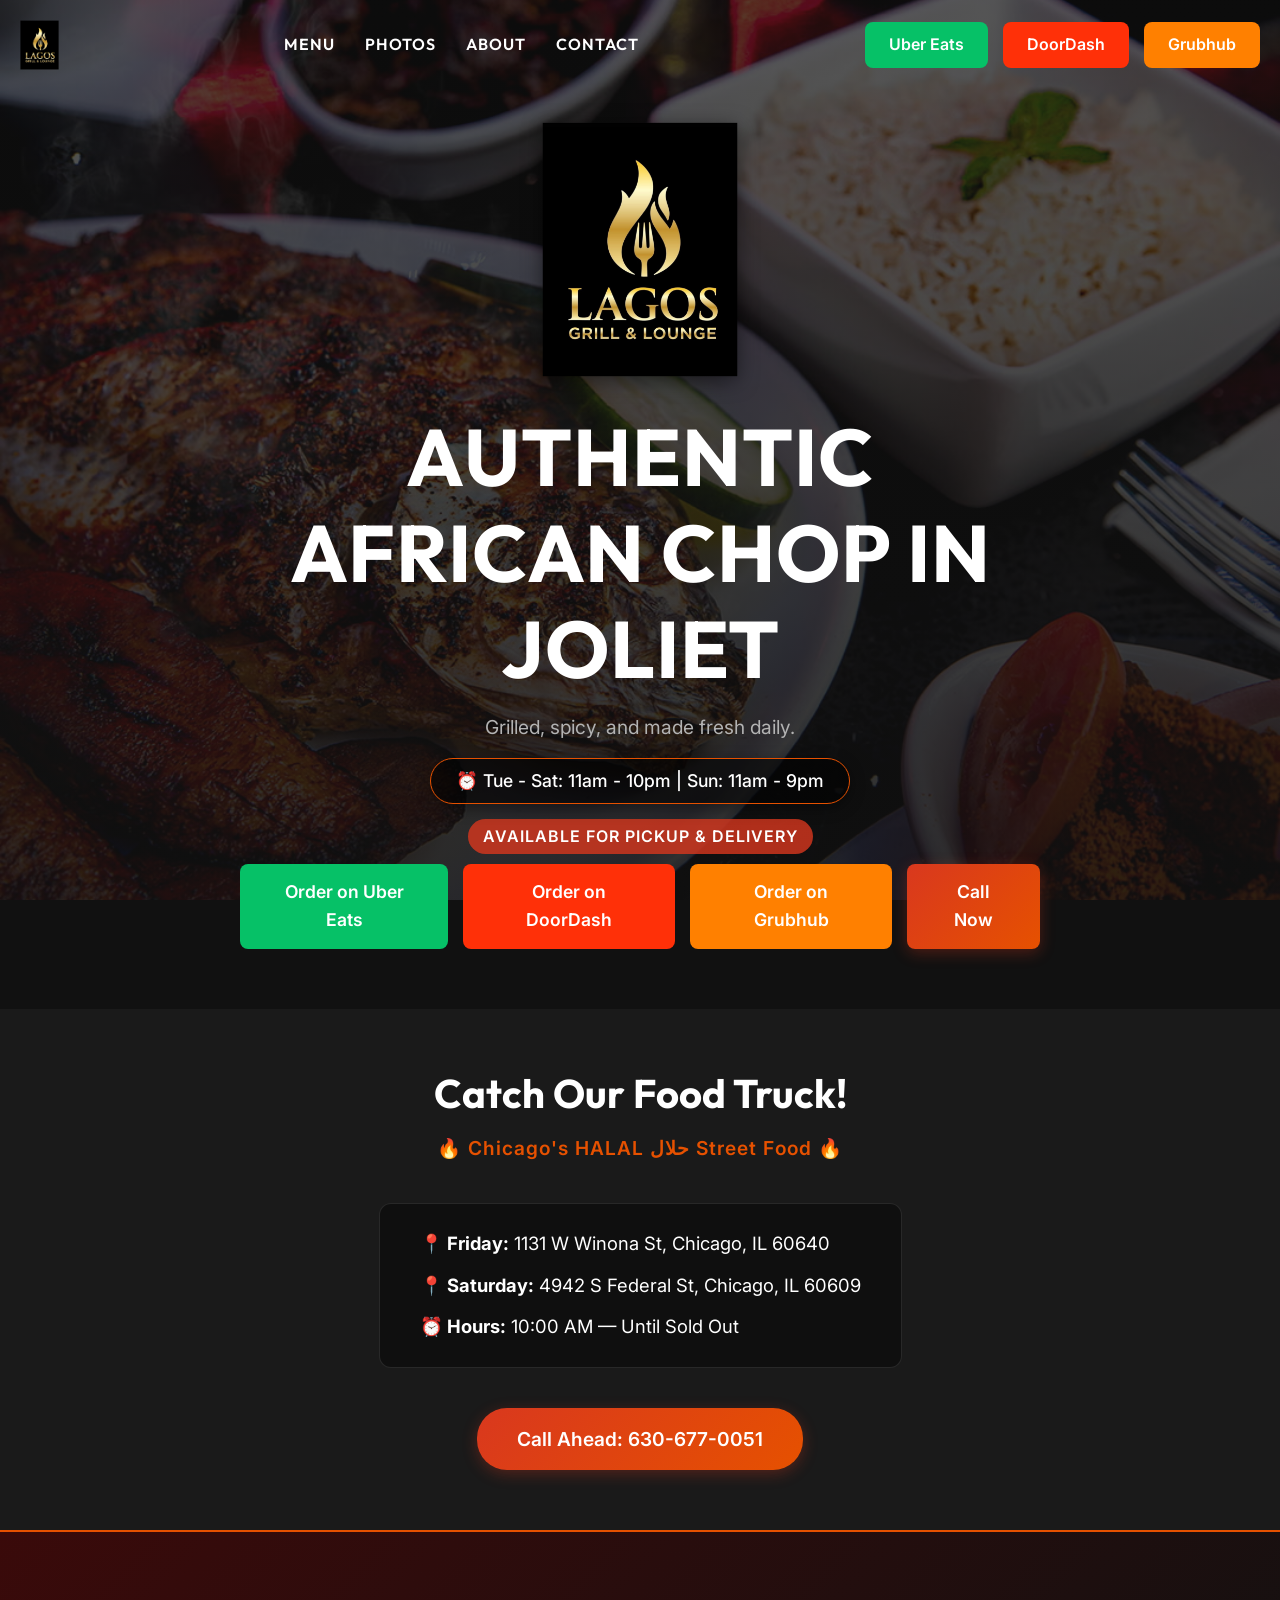
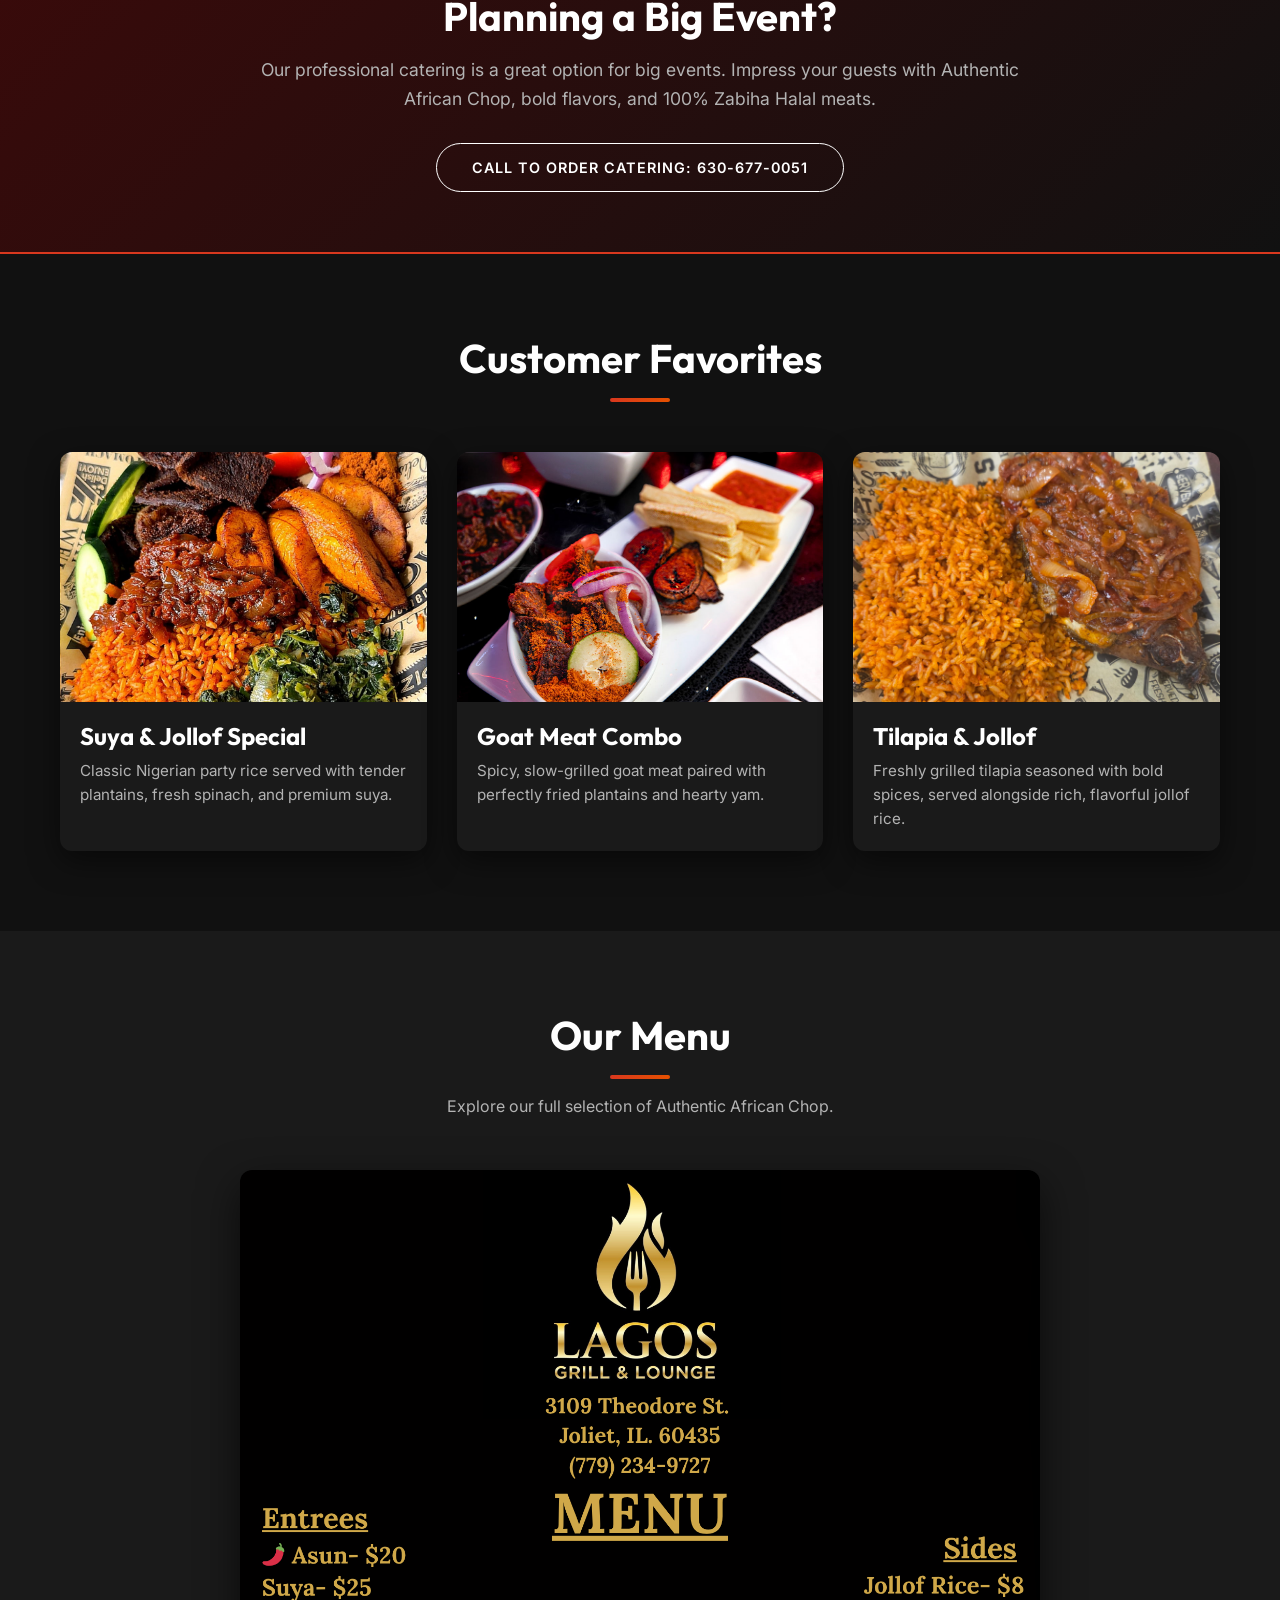
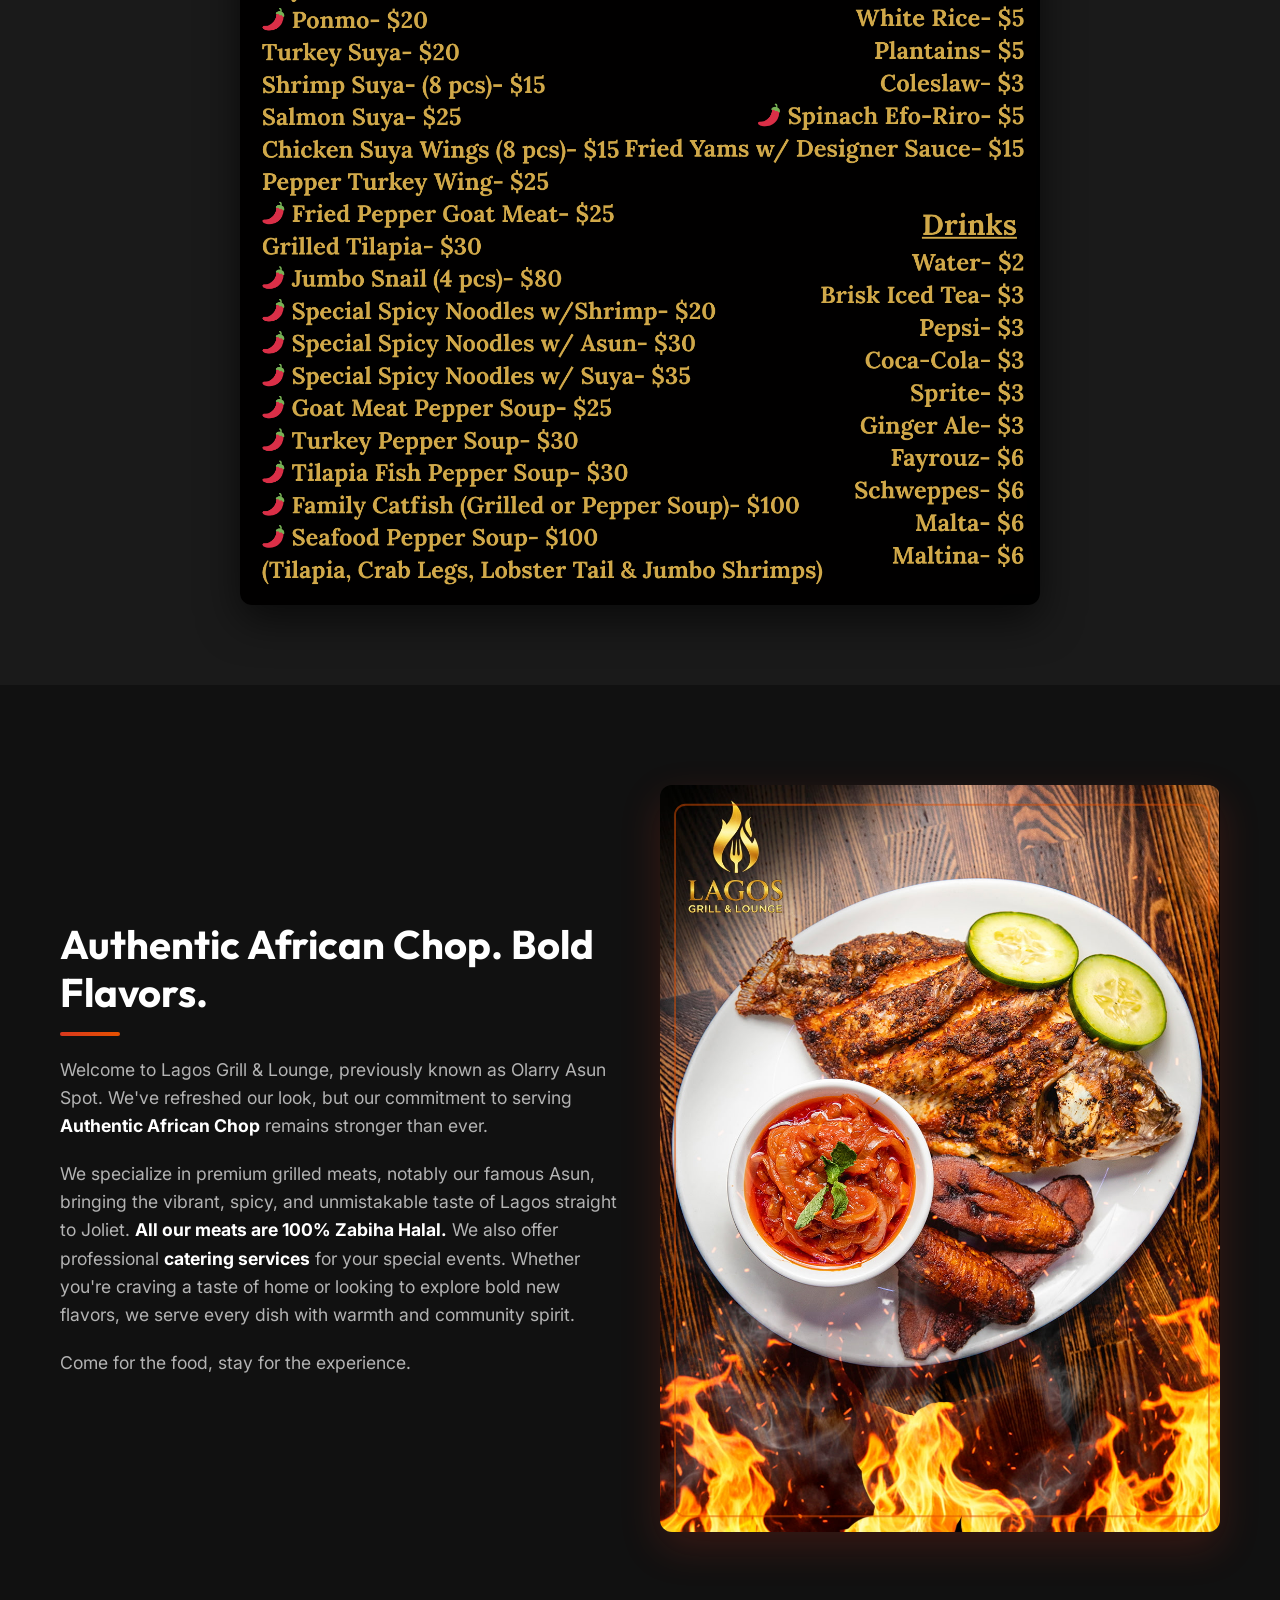
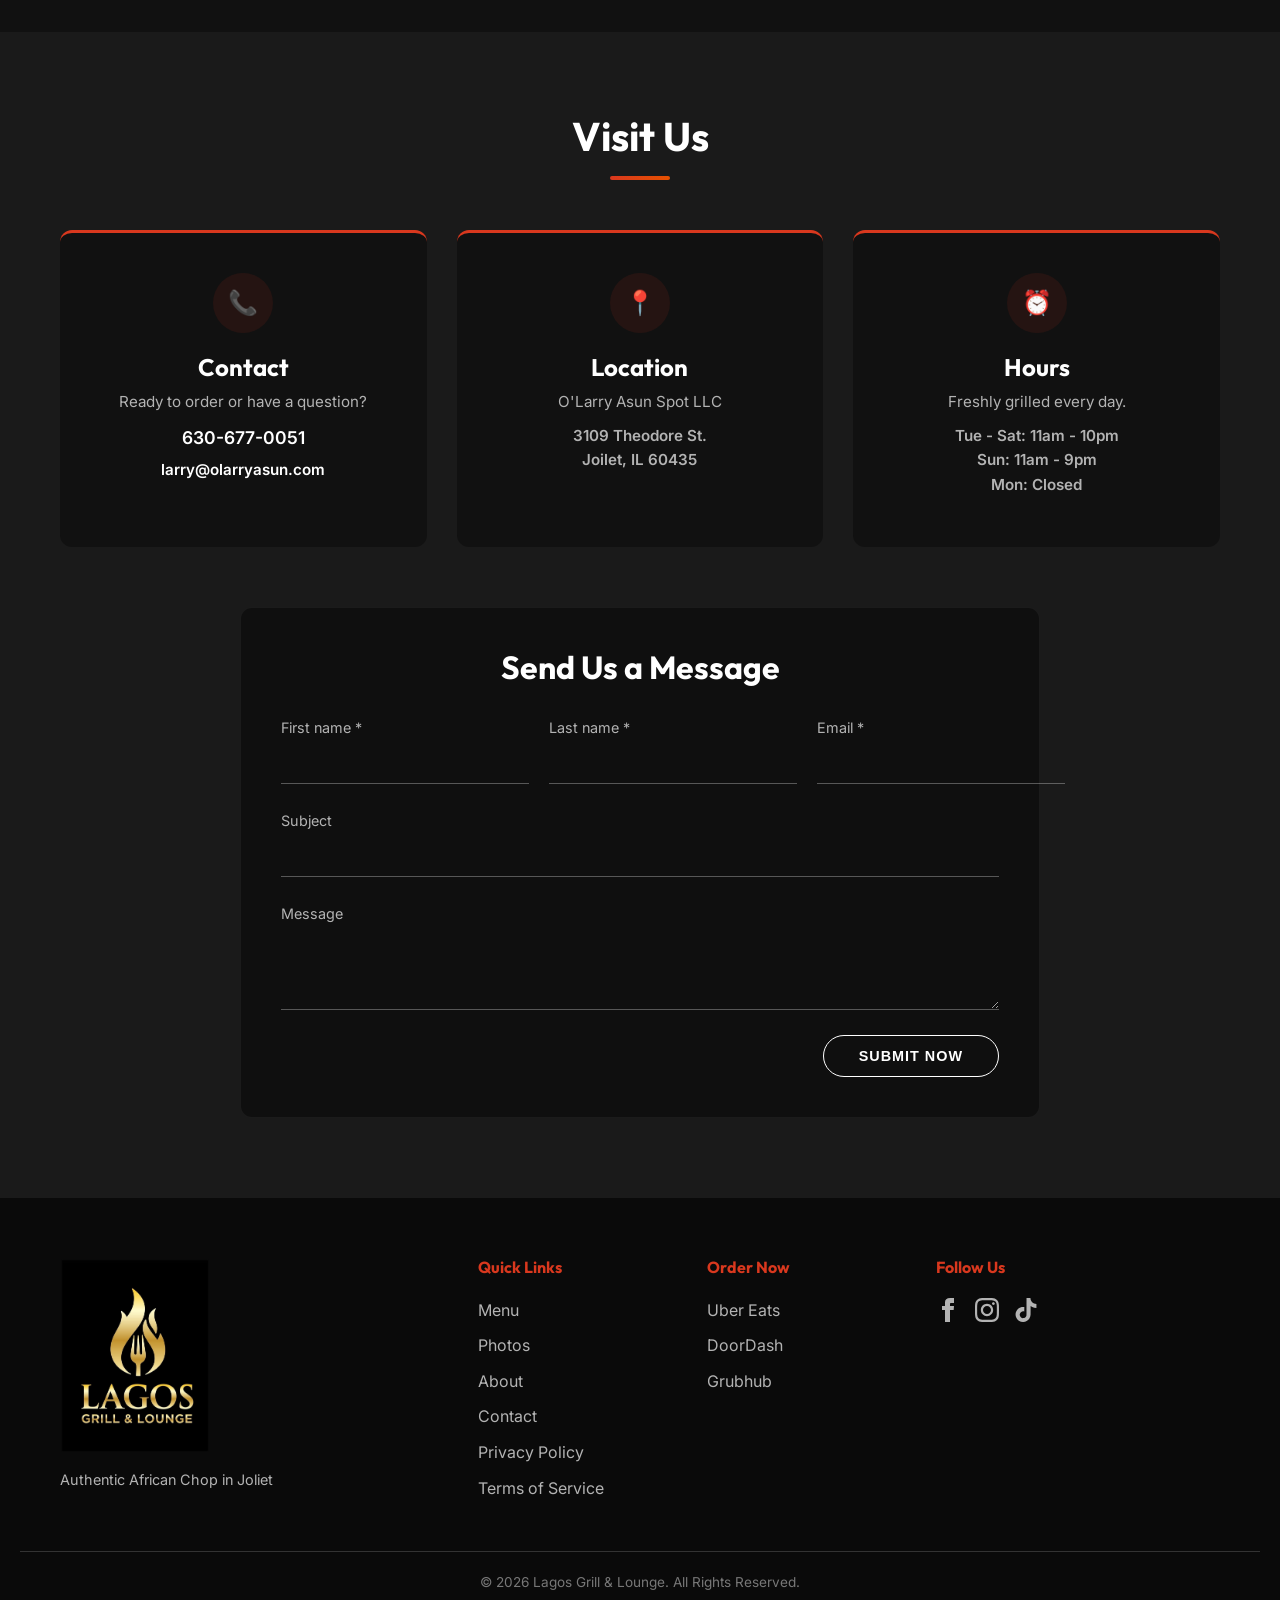
<file: index.html>
<!DOCTYPE html>
<html lang="en">
<head>
    <meta charset="UTF-8">
    <meta name="viewport" content="width=device-width, initial-scale=1.0">
    <title>Lagos Grill & Lounge - Authentic African Chop</title>
    <meta name="description" content="Authentic African Chop in Joliet. Grilled, spicy, and made fresh daily. Order now from Lagos Grill & Lounge.">
    <link rel="icon" href="LagL.png" type="image/png">
    <link rel="preconnect" href="https://fonts.googleapis.com">
    <link rel="preconnect" href="https://fonts.gstatic.com" crossorigin>
    <link href="https://fonts.googleapis.com/css2?family=Outfit:wght@400;600;800&family=Inter:wght@400;500;600&display=swap" rel="stylesheet">
    <link rel="stylesheet" href="style.css">
</head>
<body>

    <!-- Sticky Header -->
    <header class="header" id="header">
        <div class="nav-container">
            <a href="#" class="logo-link">
                <img src="LagL.png" alt="Lagos Grill & Lounge Logo" class="nav-logo">
            </a>
            <nav class="nav-links">
                <a href="#menu">Menu</a>
                <a href="photos.html">Photos</a>
                <a href="#about">About</a>
                <a href="#contact">Contact</a>
            </nav>
            <div class="nav-actions">
                <a href="https://www.ubereats.com/store/olarry-asun-spot/aKDC5poXXHGEMWkK_634oA" target="_blank" rel="noopener noreferrer" class="btn btn-uber">Uber Eats</a>
                <a href="https://www.doordash.com/store/lagos-grill-and-lounge-joliet-39114501/91752149/?event_type=autocomplete&pickup=false" target="_blank" rel="noopener noreferrer" class="btn btn-doordash">DoorDash</a>
                <a href="https://www.grubhub.com/restaurant/lagos-grill-and-lounge-3109-theodore-st-joliet/13820384" target="_blank" rel="noopener noreferrer" class="btn btn-grubhub">Grubhub</a>
            </div>
            <!-- Mobile Menu Toggle -->
            <button class="mobile-menu-btn" id="mobileMenuBtn" aria-label="Toggle Menu">
                <span></span>
                <span></span>
                <span></span>
            </button>
        </div>
        <!-- Mobile Nav overlay -->
        <div class="mobile-nav" id="mobileNav">
            <a href="#menu" class="mobile-link">Menu</a>
            <a href="photos.html" class="mobile-link">Photos</a>
            <a href="#about" class="mobile-link">About</a>
            <a href="#contact" class="mobile-link">Contact</a>
            <div class="mobile-actions">
                <a href="https://www.ubereats.com/store/olarry-asun-spot/aKDC5poXXHGEMWkK_634oA" target="_blank" rel="noopener noreferrer" class="btn btn-uber">Uber Eats</a>
                <a href="https://www.doordash.com/store/lagos-grill-and-lounge-joliet-39114501/91752149/?event_type=autocomplete&pickup=false" target="_blank" rel="noopener noreferrer" class="btn btn-doordash">DoorDash</a>
                <a href="https://www.grubhub.com/restaurant/lagos-grill-and-lounge-3109-theodore-st-joliet/13820384" target="_blank" rel="noopener noreferrer" class="btn btn-grubhub">Grubhub</a>
                <a href="tel:+16306770051" class="btn btn-primary">Call Now</a>
            </div>
        </div>
    </header>

    <!-- Hero Section -->
    <section class="hero">
        <div class="hero-overlay"></div>
        <div class="hero-content fade-in">
            <img src="LagL.png" alt="Lagos Grill & Lounge Logo" class="hero-logo">
            <h1 class="hero-title">Authentic African Chop in Joliet</h1>
            <p class="hero-subtitle">Grilled, spicy, and made fresh daily.</p>
            <div class="hero-hours">
                <span>⏰ Tue - Sat: 11am - 10pm | Sun: 11am - 9pm</span>
            </div>
            <div class="hero-cta-wrapper">
                <p class="pickup-text">Available for Pickup & Delivery</p>
                <div class="hero-cta">
                <a href="https://www.ubereats.com/store/olarry-asun-spot/aKDC5poXXHGEMWkK_634oA" target="_blank" rel="noopener noreferrer" class="btn btn-large btn-uber">
                    Order on Uber Eats
                </a>
                <a href="https://www.doordash.com/store/lagos-grill-and-lounge-joliet-39114501/91752149/?event_type=autocomplete&pickup=false" target="_blank" rel="noopener noreferrer" class="btn btn-large btn-doordash">
                    Order on DoorDash
                </a>
                <a href="https://www.grubhub.com/restaurant/lagos-grill-and-lounge-3109-theodore-st-joliet/13820384" target="_blank" rel="noopener noreferrer" class="btn btn-large btn-grubhub">
                    Order on Grubhub
                </a>
                <a href="tel:+16306770051" class="btn btn-large btn-primary">
                    Call Now
                </a>
            </div>
            </div>
        </div>
    </section>


    <!-- Food Truck Banner -->
    <section class="food-truck-banner slide-up">
        <div class="container">
            <div class="truck-content">
                <h2>Catch Our Food Truck!</h2>
                <p class="truck-subtitle">🔥 Chicago's HALAL حلال Street Food 🔥</p>
                <div class="truck-details">
                    <div class="truck-schedule">
                        <p><strong>📍 Friday:</strong> 1131 W Winona St, Chicago, IL 60640</p>
                        <p><strong>📍 Saturday:</strong> 4942 S Federal St, Chicago, IL 60609</p>
                        <p><strong>⏰ Hours:</strong> 10:00 AM — Until Sold Out</p>
                    </div>
                </div>
                <div class="banner-actions" style="margin-top: 20px;">
                    <a href="tel:+16306770051" class="btn btn-primary btn-xl">Call Ahead: 630-677-0051</a>
                </div>
            </div>
        </div>
    </section>

    <!-- Catering Banner -->
    <section class="catering-banner slide-up">
        <div class="container">
            <div class="catering-content">
                <h2>Planning a Big Event?</h2>
                <p>Our professional catering is a great option for big events. Impress your guests with Authentic African Chop, bold flavors, and 100% Zabiha Halal meats.</p>
                <a href="tel:+16306770051" class="btn btn-outline btn-xl catering-btn">Call to Order Catering: 630-677-0051</a>
            </div>
        </div>
    </section>

    <!-- Featured Dishes Section (Optional Highlight) -->
    <section class="featured-dishes container slide-up">
        <div class="section-header">
            <h2>Customer Favorites</h2>
            <div class="underline"></div>
        </div>
        <div class="grid-3">
            <div class="card dish-card">
                <div class="dish-img-wrapper">
                    <img src="SuyaJollofSpinachPlaintain.jpg" alt="Suya, Jollof & Spinach" class="dish-img">
                </div>
                <div class="dish-info">
                    <h3>Suya & Jollof Special</h3>
                    <p>Classic Nigerian party rice served with tender plantains, fresh spinach, and premium suya.</p>
                </div>
            </div>
            <div class="card dish-card">
                <div class="dish-img-wrapper">
                    <img src="Goat_Plaintain_Yam.jpg" alt="Goat Meat, Plantain & Yam" class="dish-img">
                </div>
                <div class="dish-info">
                    <h3>Goat Meat Combo</h3>
                    <p>Spicy, slow-grilled goat meat paired with perfectly fried plantains and hearty yam.</p>
                </div>
            </div>
            <div class="card dish-card">
                <div class="dish-img-wrapper">
                    <img src="TilapiaJollof.jpg" alt="Tilapia & Jollof Rice" class="dish-img">
                </div>
                <div class="dish-info">
                    <h3>Tilapia & Jollof</h3>
                    <p>Freshly grilled tilapia seasoned with bold spices, served alongside rich, flavorful jollof rice.</p>
                </div>
            </div>
        </div>
    </section>

    <!-- Menu Section -->
    <section id="menu" class="menu-section slide-up">
        <div class="container">
            <div class="section-header">
                <h2>Our Menu</h2>
                <div class="underline"></div>
                <p>Explore our full selection of Authentic African Chop.</p>
            </div>
            <div class="menu-wrapper">
                <img src="LagMenu.png" alt="Lagos Grill & Lounge Menu" class="full-menu-img">
            </div>
        </div>
    </section>

    <!-- About Section -->
    <section id="about" class="about-section slide-up">
        <div class="container">
            <div class="about-grid">
                <div class="about-content">
                    <h2>Authentic African Chop. Bold Flavors.</h2>
                    <div class="underline-left"></div>
                    <p>
                        Welcome to Lagos Grill & Lounge, previously known as Olarry Asun Spot. We've refreshed our look, but our commitment to serving <strong>Authentic African Chop</strong> remains stronger than ever. 
                    </p>
                    <p>
                        We specialize in premium grilled meats, notably our famous Asun, bringing the vibrant, spicy, and unmistakable taste of Lagos straight to Joliet. <strong>All our meats are 100% Zabiha Halal.</strong> We also offer professional <strong>catering services</strong> for your special events. Whether you're craving a taste of home or looking to explore bold new flavors, we serve every dish with warmth and community spirit.
                    </p>
                    <p>
                        Come for the food, stay for the experience.
                    </p>
                </div>
                <div class="about-image-wrapper">
                    <img src="Tilapia_Plantain.jpg" alt="Tilapia & Plantain" class="about-img">
                </div>
            </div>
        </div>
    </section>

    <!-- Contact Section -->
    <section id="contact" class="contact-section slide-up">
        <div class="container">
            <div class="section-header">
                <h2>Visit Us</h2>
                <div class="underline"></div>
            </div>
            <div class="contact-grid">
                <div class="contact-card">
                    <div class="icon-circle">📞</div>
                    <h3>Contact</h3>
                    <p>Ready to order or have a question?</p>
                    <a href="tel:+16306770051" class="contact-link" style="display: block; margin-bottom: 5px;">630-677-0051</a>
                    <a href="mailto:larry@olarryasun.com" class="contact-link" style="font-size: 0.95rem;">larry@olarryasun.com</a>
                </div>
                <div class="contact-card">
                    <div class="icon-circle">📍</div>
                    <h3>Location</h3>
                    <p>O'Larry Asun Spot LLC</p>
                    <p class="contact-text">3109 Theodore St.<br>Joilet, IL 60435</p>
                </div>
                <div class="contact-card">
                    <div class="icon-circle">⏰</div>
                    <h3>Hours</h3>
                    <p>Freshly grilled every day.</p>
                    <p class="contact-text">Tue - Sat: 11am - 10pm<br>Sun: 11am - 9pm<br>Mon: Closed</p>
                </div>
            </div>

            <div class="contact-form-container" id="formContainer">
                <h3 class="form-title">Send Us a Message</h3>
                <form action="https://api.web3forms.com/submit" method="POST" class="contact-form" id="contactForm">
                    <input type="hidden" name="access_key" value="f05faa1e-8c98-4734-80df-f2d1a1f16074">
                    
                    <div class="form-row">
                        <div class="form-group">
                            <label for="first_name">First name *</label>
                            <input type="text" id="first_name" name="first_name" required>
                        </div>
                        <div class="form-group">
                            <label for="last_name">Last name *</label>
                            <input type="text" id="last_name" name="last_name" required>
                        </div>
                        <div class="form-group">
                            <label for="email">Email *</label>
                            <input type="email" id="email" name="email" required>
                        </div>
                    </div>
                    
                    <div class="form-group">
                        <label for="subject">Subject</label>
                        <input type="text" id="subject" name="subject">
                    </div>
                    
                    <div class="form-group">
                        <label for="message">Message</label>
                        <textarea id="message" name="message" rows="3"></textarea>
                    </div>
                    
                    <div class="form-submit-wrapper">
                        <button type="submit" class="btn btn-outline submit-btn">SUBMIT NOW</button>
                    </div>
                    <div id="formResult" class="form-result hidden"></div>
                </form>
            </div>
        </div>
    </section>

    <!-- Footer -->
    <footer class="footer">
        <div class="container footer-content">
            <div class="footer-brand">
                <img src="LagL.png" alt="Lagos Grill & Lounge Logo" class="footer-logo">
                <p>Authentic African Chop in Joliet</p>
            </div>
            <div class="footer-links">
                <h4>Quick Links</h4>
                <a href="#menu">Menu</a>
                <a href="photos.html">Photos</a>
                <a href="#about">About</a>
                <a href="#contact">Contact</a>
                <a href="privacy.html">Privacy Policy</a>
                <a href="terms.html">Terms of Service</a>
            </div>
            <div class="footer-order">
                <h4>Order Now</h4>
                <a href="https://www.ubereats.com/store/olarry-asun-spot/aKDC5poXXHGEMWkK_634oA" target="_blank" rel="noopener noreferrer">Uber Eats</a>
                <a href="https://www.doordash.com/store/lagos-grill-and-lounge-joliet-39114501/91752149/?event_type=autocomplete&pickup=false" target="_blank" rel="noopener noreferrer">DoorDash</a>
                <a href="https://www.grubhub.com/restaurant/lagos-grill-and-lounge-3109-theodore-st-joliet/13820384" target="_blank" rel="noopener noreferrer">Grubhub</a>
            </div>
            <div class="footer-social">
                <h4>Follow Us</h4>
                <div class="social-icons">
                    <a href="https://www.facebook.com/people/Olarry-asun-spot/61580330109246/" target="_blank" rel="noopener noreferrer" aria-label="Facebook">
                        <svg xmlns="http://www.w3.org/2000/svg" width="24" height="24" viewBox="0 0 24 24" fill="currentColor"><path d="M9 8h-3v4h3v12h5v-12h3.642l.358-4h-4v-1.667c0-.955.192-1.333 1.115-1.333h2.885v-5h-3.808c-3.596 0-5.192 1.583-5.192 4.615v3.385z"/></svg>
                    </a>
                    <a href="https://www.instagram.com/olarryasunspot?utm_source=qr" target="_blank" rel="noopener noreferrer" aria-label="Instagram">
                        <svg xmlns="http://www.w3.org/2000/svg" width="24" height="24" viewBox="0 0 24 24" fill="currentColor"><path d="M12 2.163c3.204 0 3.584.012 4.85.07 3.252.148 4.771 1.691 4.919 4.919.058 1.265.069 1.645.069 4.849 0 3.205-.012 3.584-.069 4.849-.149 3.225-1.664 4.771-4.919 4.919-1.266.058-1.644.07-4.85.07-3.204 0-3.584-.012-4.849-.07-3.26-.149-4.771-1.699-4.919-4.92-.058-1.265-.07-1.644-.07-4.849 0-3.204.013-3.583.07-4.849.149-3.227 1.664-4.771 4.919-4.919 1.266-.057 1.645-.069 4.849-.069zm0-2.163c-3.259 0-3.667.014-4.947.072-4.358.2-6.78 2.618-6.98 6.98-.059 1.281-.073 1.689-.073 4.948 0 3.259.014 3.668.072 4.948.2 4.358 2.618 6.78 6.98 6.98 1.281.058 1.689.072 4.948.072 3.259 0 3.668-.014 4.948-.072 4.354-.2 6.782-2.618 6.979-6.98.059-1.28.073-1.689.073-4.948 0-3.259-.014-3.667-.072-4.947-.196-4.354-2.617-6.78-6.979-6.98-1.281-.059-1.69-.073-4.949-.073zm0 5.838c-3.403 0-6.162 2.759-6.162 6.162s2.759 6.163 6.162 6.163 6.162-2.759 6.162-6.163c0-3.403-2.759-6.162-6.162-6.162zm0 10.162c-2.209 0-4-1.79-4-4 0-2.209 1.791-4 4-4s4 1.791 4 4c0 2.21-1.791 4-4 4zm6.406-11.845c-.796 0-1.441.645-1.441 1.44s.645 1.44 1.441 1.44c.795 0 1.439-.645 1.439-1.44s-.644-1.44-1.439-1.44z"/></svg>
                    </a>
                    <a href="https://www.tiktok.com/@olarryasunspot?_t=ZT-8tNJOQDQPZG&_r=1" target="_blank" rel="noopener noreferrer" aria-label="TikTok">
                        <svg xmlns="http://www.w3.org/2000/svg" width="24" height="24" viewBox="0 0 24 24" fill="currentColor"><path d="M12.525.02c1.31-.02 2.61-.01 3.91-.02.08 1.53.63 3.09 1.75 4.17 1.12 1.11 2.7 1.62 4.24 1.79v4.03c-1.44-.05-2.89-.35-4.2-.97-.57-.26-1.1-.59-1.62-.93-.01 2.92.01 5.84-.02 8.75-.08 1.4-.54 2.79-1.35 3.94-1.31 1.92-3.58 3.17-5.91 3.21-1.43.08-2.86-.31-4.08-1.03-2.02-1.19-3.44-3.37-3.65-5.71-.02-.5-.03-1-.01-1.49.18-1.9 1.12-3.72 2.58-4.96 1.66-1.44 3.98-2.13 6.15-1.72.02 1.48-.04 2.96-.04 4.44-.99-.32-2.15-.23-3.02.37-.63.41-1.11 1.04-1.36 1.75-.21.51-.15 1.07-.14 1.61.24 1.64 1.82 3.02 3.5 2.87 1.12-.01 2.19-.66 2.77-1.61.19-.33.4-.67.41-1.06.1-1.79.06-3.57.07-5.36.01-4.03-.01-8.05.02-12.07z"/></svg>
                    </a>
                </div>
            </div>
        </div>
        <div class="footer-bottom">
            <p>&copy; 2026 Lagos Grill & Lounge. All Rights Reserved.</p>
        </div>
    </footer>

    <script src="script.js"></script>
</body>
</html>
</file>
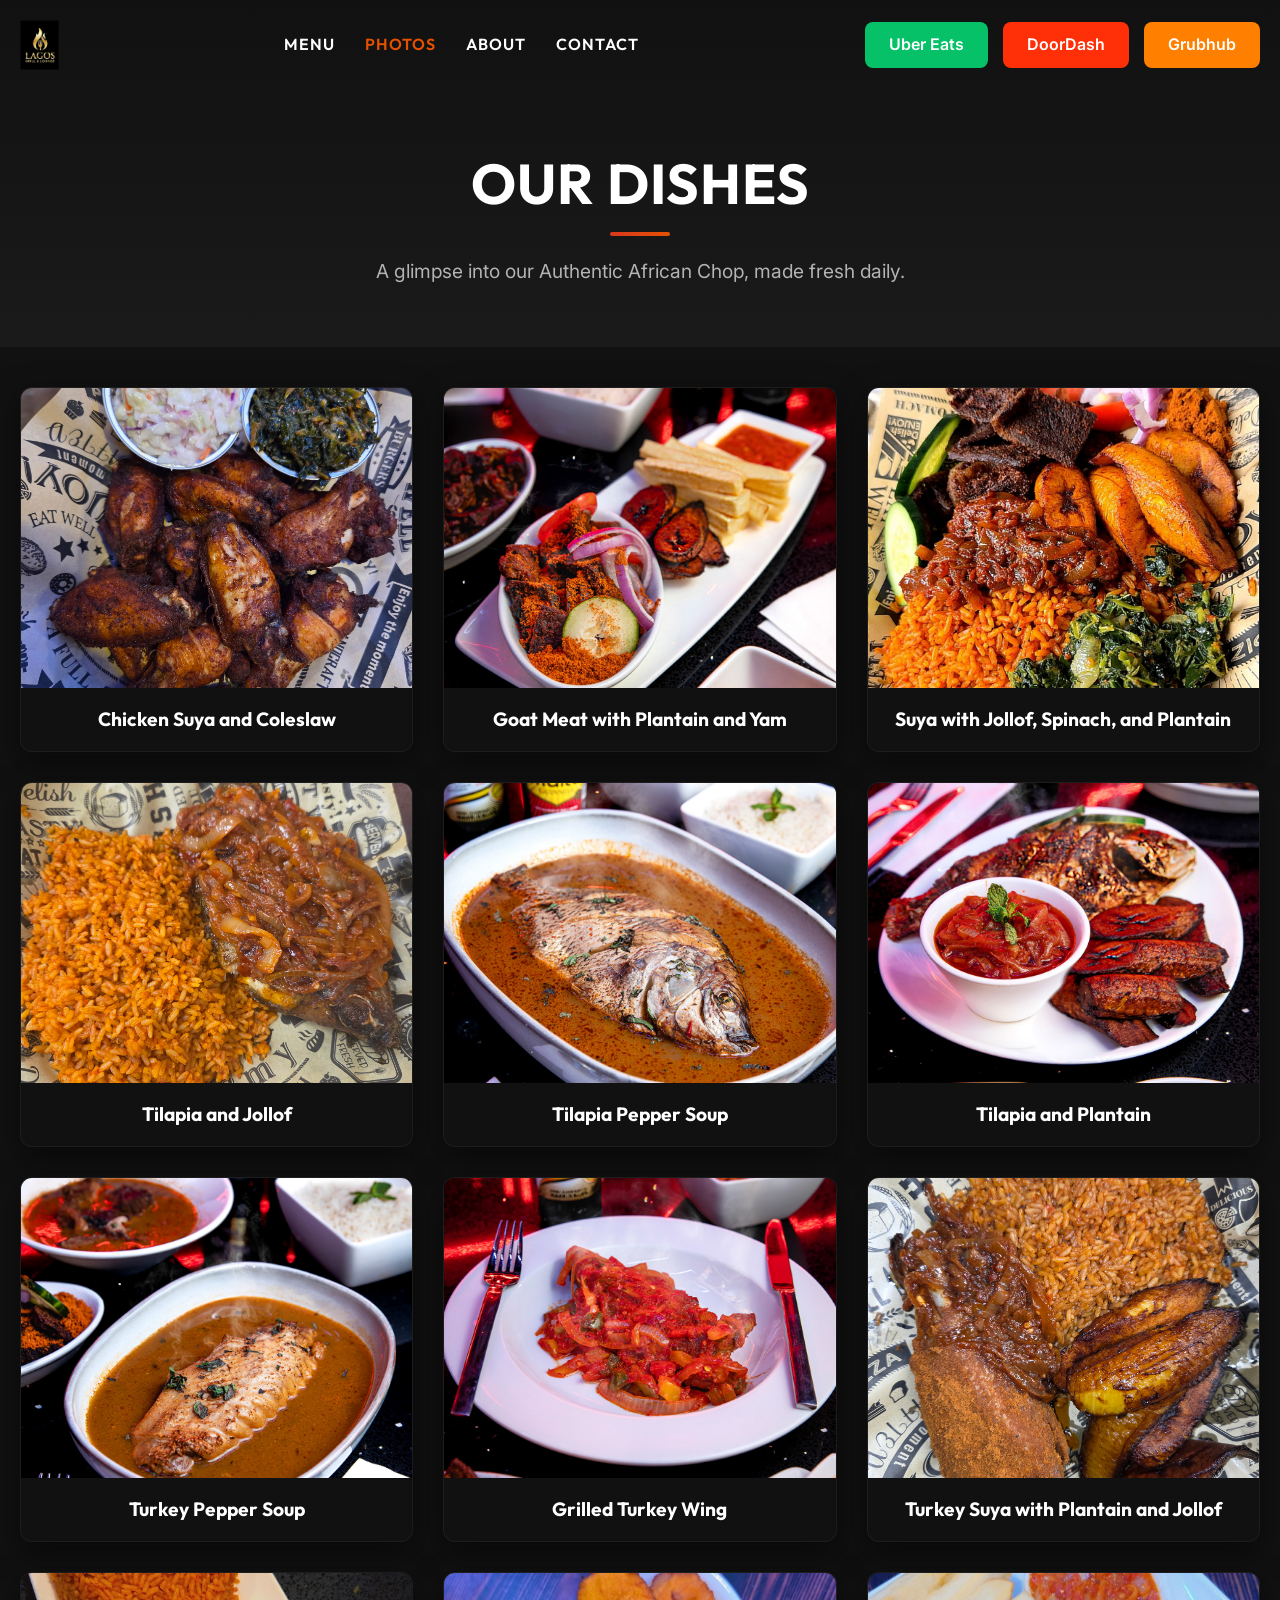
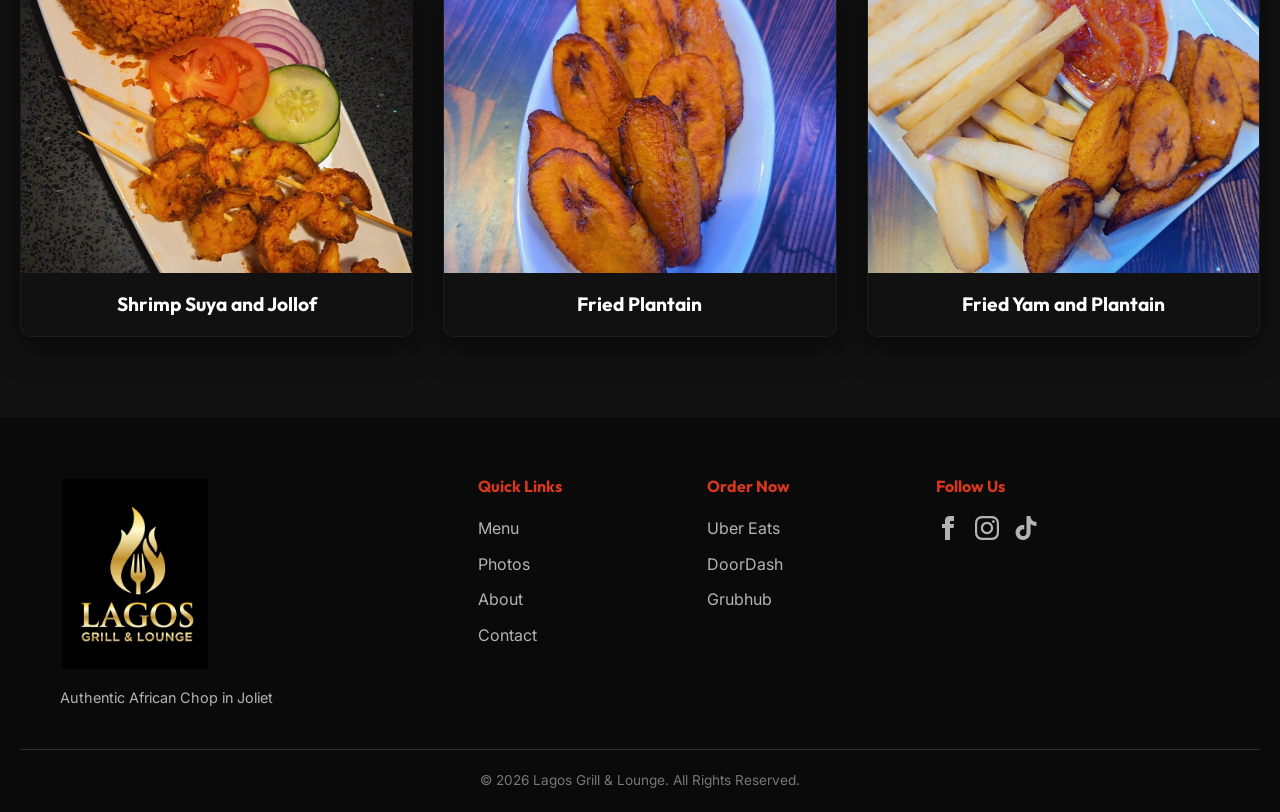
<file: photos.html>
<!DOCTYPE html>
<html lang="en">
<head>
    <meta charset="UTF-8">
    <meta name="viewport" content="width=device-width, initial-scale=1.0">
    <title>Photo Gallery - Lagos Grill & Lounge</title>
    <meta name="description" content="View the photo gallery of Authentic African Chop at Lagos Grill & Lounge in Joliet.">
    <link rel="icon" href="LagL.png" type="image/png">
    <link rel="preconnect" href="https://fonts.googleapis.com">
    <link rel="preconnect" href="https://fonts.gstatic.com" crossorigin>
    <link href="https://fonts.googleapis.com/css2?family=Outfit:wght@400;600;800&family=Inter:wght@400;500;600&display=swap" rel="stylesheet">
    <link rel="stylesheet" href="style.css">
    <style>
        .gallery-header {
            padding: 150px 20px 60px;
            text-align: center;
            background: linear-gradient(to bottom, var(--primary-bg), var(--secondary-bg));
        }
        
        .gallery-grid {
            display: grid;
            grid-template-columns: repeat(auto-fill, minmax(300px, 1fr));
            gap: 30px;
            padding: 40px 20px 80px;
            max-width: 1400px;
            margin: 0 auto;
        }

        .gallery-item {
            background-color: var(--primary-bg);
            border-radius: var(--card-radius);
            overflow: hidden;
            box-shadow: 0 10px 30px rgba(0,0,0,0.5);
            transition: transform var(--transition-speed);
            border: 1px solid rgba(255, 255, 255, 0.05);
        }

        .gallery-item:hover {
            transform: translateY(-10px);
            border-color: var(--accent-orange);
        }

        .gallery-img-wrapper {
            width: 100%;
            height: 300px;
            overflow: hidden;
        }

        .gallery-img {
            width: 100%;
            height: 100%;
            object-fit: cover;
            transition: transform 0.5s;
        }

        .gallery-item:hover .gallery-img {
            transform: scale(1.1);
        }

        .gallery-info {
            padding: 20px;
            text-align: center;
        }

        .gallery-info h3 {
            font-size: 1.2rem;
            color: var(--text-main);
            margin: 0;
            font-family: var(--font-heading);
        }
    </style>
</head>
<body>

    <!-- Sticky Header -->
    <header class="header scrolled" id="header">
        <div class="nav-container">
            <a href="index.html" class="logo-link">
                <img src="LagL.png" alt="Lagos Grill & Lounge Logo" class="nav-logo">
            </a>
            <nav class="nav-links">
                <a href="index.html#menu">Menu</a>
                <a href="photos.html" style="color: var(--accent-orange);">Photos</a>
                <a href="index.html#about">About</a>
                <a href="index.html#contact">Contact</a>
            </nav>
            <div class="nav-actions">
                <a href="https://www.ubereats.com/store/olarry-asun-spot/aKDC5poXXHGEMWkK_634oA" target="_blank" rel="noopener noreferrer" class="btn btn-uber">Uber Eats</a>
                <a href="https://www.doordash.com/store/lagos-grill-and-lounge-joliet-39114501/91752149/?event_type=autocomplete&pickup=false" target="_blank" rel="noopener noreferrer" class="btn btn-doordash">DoorDash</a>
                <a href="https://www.grubhub.com/restaurant/lagos-grill-and-lounge-3109-theodore-st-joliet/13820384" target="_blank" rel="noopener noreferrer" class="btn btn-grubhub">Grubhub</a>
            </div>
            <!-- Mobile Menu Toggle -->
            <button class="mobile-menu-btn" id="mobileMenuBtn" aria-label="Toggle Menu">
                <span></span>
                <span></span>
                <span></span>
            </button>
        </div>
        <!-- Mobile Nav overlay -->
        <div class="mobile-nav" id="mobileNav">
            <a href="index.html#menu" class="mobile-link">Menu</a>
            <a href="photos.html" class="mobile-link" style="color: var(--accent-orange);">Photos</a>
            <a href="index.html#about" class="mobile-link">About</a>
            <a href="index.html#contact" class="mobile-link">Contact</a>
            <div class="mobile-actions">
                <a href="https://www.ubereats.com/store/olarry-asun-spot/aKDC5poXXHGEMWkK_634oA" target="_blank" rel="noopener noreferrer" class="btn btn-uber">Uber Eats</a>
                <a href="https://www.doordash.com/store/lagos-grill-and-lounge-joliet-39114501/91752149/?event_type=autocomplete&pickup=false" target="_blank" rel="noopener noreferrer" class="btn btn-doordash">DoorDash</a>
                <a href="https://www.grubhub.com/restaurant/lagos-grill-and-lounge-3109-theodore-st-joliet/13820384" target="_blank" rel="noopener noreferrer" class="btn btn-grubhub">Grubhub</a>
                <a href="tel:+16306770051" class="btn btn-primary">Call Now</a>
            </div>
        </div>
    </header>

    <div class="gallery-header slide-up">
        <div class="container">
            <h1 class="hero-title" style="font-size: 3.5rem;">Our Dishes</h1>
            <div class="underline"></div>
            <p style="color: var(--text-muted); margin-top: 20px; font-size: 1.2rem;">A glimpse into our Authentic African Chop, made fresh daily.</p>
        </div>
    </div>

    <section class="gallery-section">
        <div class="gallery-grid">
            <div class="gallery-item slide-up">
                <div class="gallery-img-wrapper">
                    <img src="ChickensuyaColeslaw.jpg" alt="Chicken Suya and Coleslaw" class="gallery-img">
                </div>
                <div class="gallery-info">
                    <h3>Chicken Suya and Coleslaw</h3>
                </div>
            </div>
            
            <div class="gallery-item slide-up">
                <div class="gallery-img-wrapper">
                    <img src="Goat_Plaintain_Yam.jpg" alt="Goat Meat with Plantain and Yam" class="gallery-img">
                </div>
                <div class="gallery-info">
                    <h3>Goat Meat with Plantain and Yam</h3>
                </div>
            </div>

            <div class="gallery-item slide-up">
                <div class="gallery-img-wrapper">
                    <img src="SuyaJollofSpinachPlaintain.jpg" alt="Suya with Jollof, Spinach, and Plantain" class="gallery-img">
                </div>
                <div class="gallery-info">
                    <h3>Suya with Jollof, Spinach, and Plantain</h3>
                </div>
            </div>

            <div class="gallery-item slide-up">
                <div class="gallery-img-wrapper">
                    <img src="TilapiaJollof.jpg" alt="Tilapia and Jollof" class="gallery-img">
                </div>
                <div class="gallery-info">
                    <h3>Tilapia and Jollof</h3>
                </div>
            </div>

            <div class="gallery-item slide-up">
                <div class="gallery-img-wrapper">
                    <img src="TilapiaPepperSoup.jpg" alt="Tilapia Pepper Soup" class="gallery-img">
                </div>
                <div class="gallery-info">
                    <h3>Tilapia Pepper Soup</h3>
                </div>
            </div>

            <div class="gallery-item slide-up">
                <div class="gallery-img-wrapper">
                    <img src="TilapiaPlantain.jpg" alt="Tilapia and Plantain" class="gallery-img">
                </div>
                <div class="gallery-info">
                    <h3>Tilapia and Plantain</h3>
                </div>
            </div>

            <div class="gallery-item slide-up">
                <div class="gallery-img-wrapper">
                    <img src="TurkeyPepperSoup.jpg" alt="Turkey Pepper Soup" class="gallery-img">
                </div>
                <div class="gallery-info">
                    <h3>Turkey Pepper Soup</h3>
                </div>
            </div>

            <div class="gallery-item slide-up">
                <div class="gallery-img-wrapper">
                    <img src="TurkeyWing.jpg" alt="Grilled Turkey Wing" class="gallery-img">
                </div>
                <div class="gallery-info">
                    <h3>Grilled Turkey Wing</h3>
                </div>
            </div>

            <div class="gallery-item slide-up">
                <div class="gallery-img-wrapper">
                    <img src="TurkeysuyaPlantainJollof.jpg" alt="Turkey Suya with Plantain and Jollof" class="gallery-img">
                </div>
                <div class="gallery-info">
                    <h3>Turkey Suya with Plantain and Jollof</h3>
                </div>
            </div>
            

            <div class="gallery-item slide-up">
                <div class="gallery-img-wrapper">
                    <img src="ShrimpSuyaAndJollof.jpg" alt="Shrimp Suya and Jollof" class="gallery-img">
                </div>
                <div class="gallery-info">
                    <h3>Shrimp Suya and Jollof</h3>
                </div>
            </div>
            
            <div class="gallery-item slide-up">
                <div class="gallery-img-wrapper">
                    <img src="FriedPlantain.jpg" alt="Fried Plantain" class="gallery-img">
                </div>
                <div class="gallery-info">
                    <h3>Fried Plantain</h3>
                </div>
            </div>
            
            <div class="gallery-item slide-up">
                <div class="gallery-img-wrapper">
                    <img src="Fried Yam and plantain.jpg" alt="Fried Yam and Plantain" class="gallery-img">
                </div>
                <div class="gallery-info">
                    <h3>Fried Yam and Plantain</h3>
                </div>
            </div>

        </div>
    </section>

    <!-- Footer -->
    <footer class="footer">
        <div class="container footer-content">
            <div class="footer-brand">
                <img src="LagL.png" alt="Lagos Grill & Lounge Logo" class="footer-logo">
                <p>Authentic African Chop in Joliet</p>
            </div>
            <div class="footer-links">
                <h4>Quick Links</h4>
                <a href="index.html#menu">Menu</a>
                <a href="photos.html">Photos</a>
                <a href="index.html#about">About</a>
                <a href="index.html#contact">Contact</a>
            </div>
            <div class="footer-order">
                <h4>Order Now</h4>
                <a href="https://www.ubereats.com/store/olarry-asun-spot/aKDC5poXXHGEMWkK_634oA" target="_blank" rel="noopener noreferrer">Uber Eats</a>
                <a href="https://www.doordash.com/store/lagos-grill-and-lounge-joliet-39114501/91752149/?event_type=autocomplete&pickup=false" target="_blank" rel="noopener noreferrer">DoorDash</a>
                <a href="https://www.grubhub.com/restaurant/lagos-grill-and-lounge-3109-theodore-st-joliet/13820384" target="_blank" rel="noopener noreferrer">Grubhub</a>
            </div>
            <div class="footer-social">
                <h4>Follow Us</h4>
                <div class="social-icons">
                    <a href="https://www.facebook.com/people/Olarry-asun-spot/61580330109246/" target="_blank" rel="noopener noreferrer" aria-label="Facebook">
                        <svg xmlns="http://www.w3.org/2000/svg" width="24" height="24" viewBox="0 0 24 24" fill="currentColor"><path d="M9 8h-3v4h3v12h5v-12h3.642l.358-4h-4v-1.667c0-.955.192-1.333 1.115-1.333h2.885v-5h-3.808c-3.596 0-5.192 1.583-5.192 4.615v3.385z"/></svg>
                    </a>
                    <a href="https://www.instagram.com/olarryasunspot?utm_source=qr" target="_blank" rel="noopener noreferrer" aria-label="Instagram">
                        <svg xmlns="http://www.w3.org/2000/svg" width="24" height="24" viewBox="0 0 24 24" fill="currentColor"><path d="M12 2.163c3.204 0 3.584.012 4.85.07 3.252.148 4.771 1.691 4.919 4.919.058 1.265.069 1.645.069 4.849 0 3.205-.012 3.584-.069 4.849-.149 3.225-1.664 4.771-4.919 4.919-1.266.058-1.644.07-4.85.07-3.204 0-3.584-.012-4.849-.07-3.26-.149-4.771-1.699-4.919-4.92-.058-1.265-.07-1.644-.07-4.849 0-3.204.013-3.583.07-4.849.149-3.227 1.664-4.771 4.919-4.919 1.266-.057 1.645-.069 4.849-.069zm0-2.163c-3.259 0-3.667.014-4.947.072-4.358.2-6.78 2.618-6.98 6.98-.059 1.281-.073 1.689-.073 4.948 0 3.259.014 3.668.072 4.948.2 4.358 2.618 6.78 6.98 6.98 1.281.058 1.689.072 4.948.072 3.259 0 3.668-.014 4.948-.072 4.354-.2 6.782-2.618 6.979-6.98.059-1.28.073-1.689.073-4.948 0-3.259-.014-3.667-.072-4.947-.196-4.354-2.617-6.78-6.979-6.98-1.281-.059-1.69-.073-4.949-.073zm0 5.838c-3.403 0-6.162 2.759-6.162 6.162s2.759 6.163 6.162 6.163 6.162-2.759 6.162-6.163c0-3.403-2.759-6.162-6.162-6.162zm0 10.162c-2.209 0-4-1.79-4-4 0-2.209 1.791-4 4-4s4 1.791 4 4c0 2.21-1.791 4-4 4zm6.406-11.845c-.796 0-1.441.645-1.441 1.44s.645 1.44 1.441 1.44c.795 0 1.439-.645 1.439-1.44s-.644-1.44-1.439-1.44z"/></svg>
                    </a>
                    <a href="https://www.tiktok.com/@olarryasunspot?_t=ZT-8tNJOQDQPZG&_r=1" target="_blank" rel="noopener noreferrer" aria-label="TikTok">
                        <svg xmlns="http://www.w3.org/2000/svg" width="24" height="24" viewBox="0 0 24 24" fill="currentColor"><path d="M12.525.02c1.31-.02 2.61-.01 3.91-.02.08 1.53.63 3.09 1.75 4.17 1.12 1.11 2.7 1.62 4.24 1.79v4.03c-1.44-.05-2.89-.35-4.2-.97-.57-.26-1.1-.59-1.62-.93-.01 2.92.01 5.84-.02 8.75-.08 1.4-.54 2.79-1.35 3.94-1.31 1.92-3.58 3.17-5.91 3.21-1.43.08-2.86-.31-4.08-1.03-2.02-1.19-3.44-3.37-3.65-5.71-.02-.5-.03-1-.01-1.49.18-1.9 1.12-3.72 2.58-4.96 1.66-1.44 3.98-2.13 6.15-1.72.02 1.48-.04 2.96-.04 4.44-.99-.32-2.15-.23-3.02.37-.63.41-1.11 1.04-1.36 1.75-.21.51-.15 1.07-.14 1.61.24 1.64 1.82 3.02 3.5 2.87 1.12-.01 2.19-.66 2.77-1.61.19-.33.4-.67.41-1.06.1-1.79.06-3.57.07-5.36.01-4.03-.01-8.05.02-12.07z"/></svg>
                    </a>
                </div>
            </div>
        </div>
        <div class="footer-bottom">
            <p>&copy; 2026 Lagos Grill & Lounge. All Rights Reserved.</p>
        </div>
    </footer>

    <script src="script.js"></script>
</body>
</html>
</file>
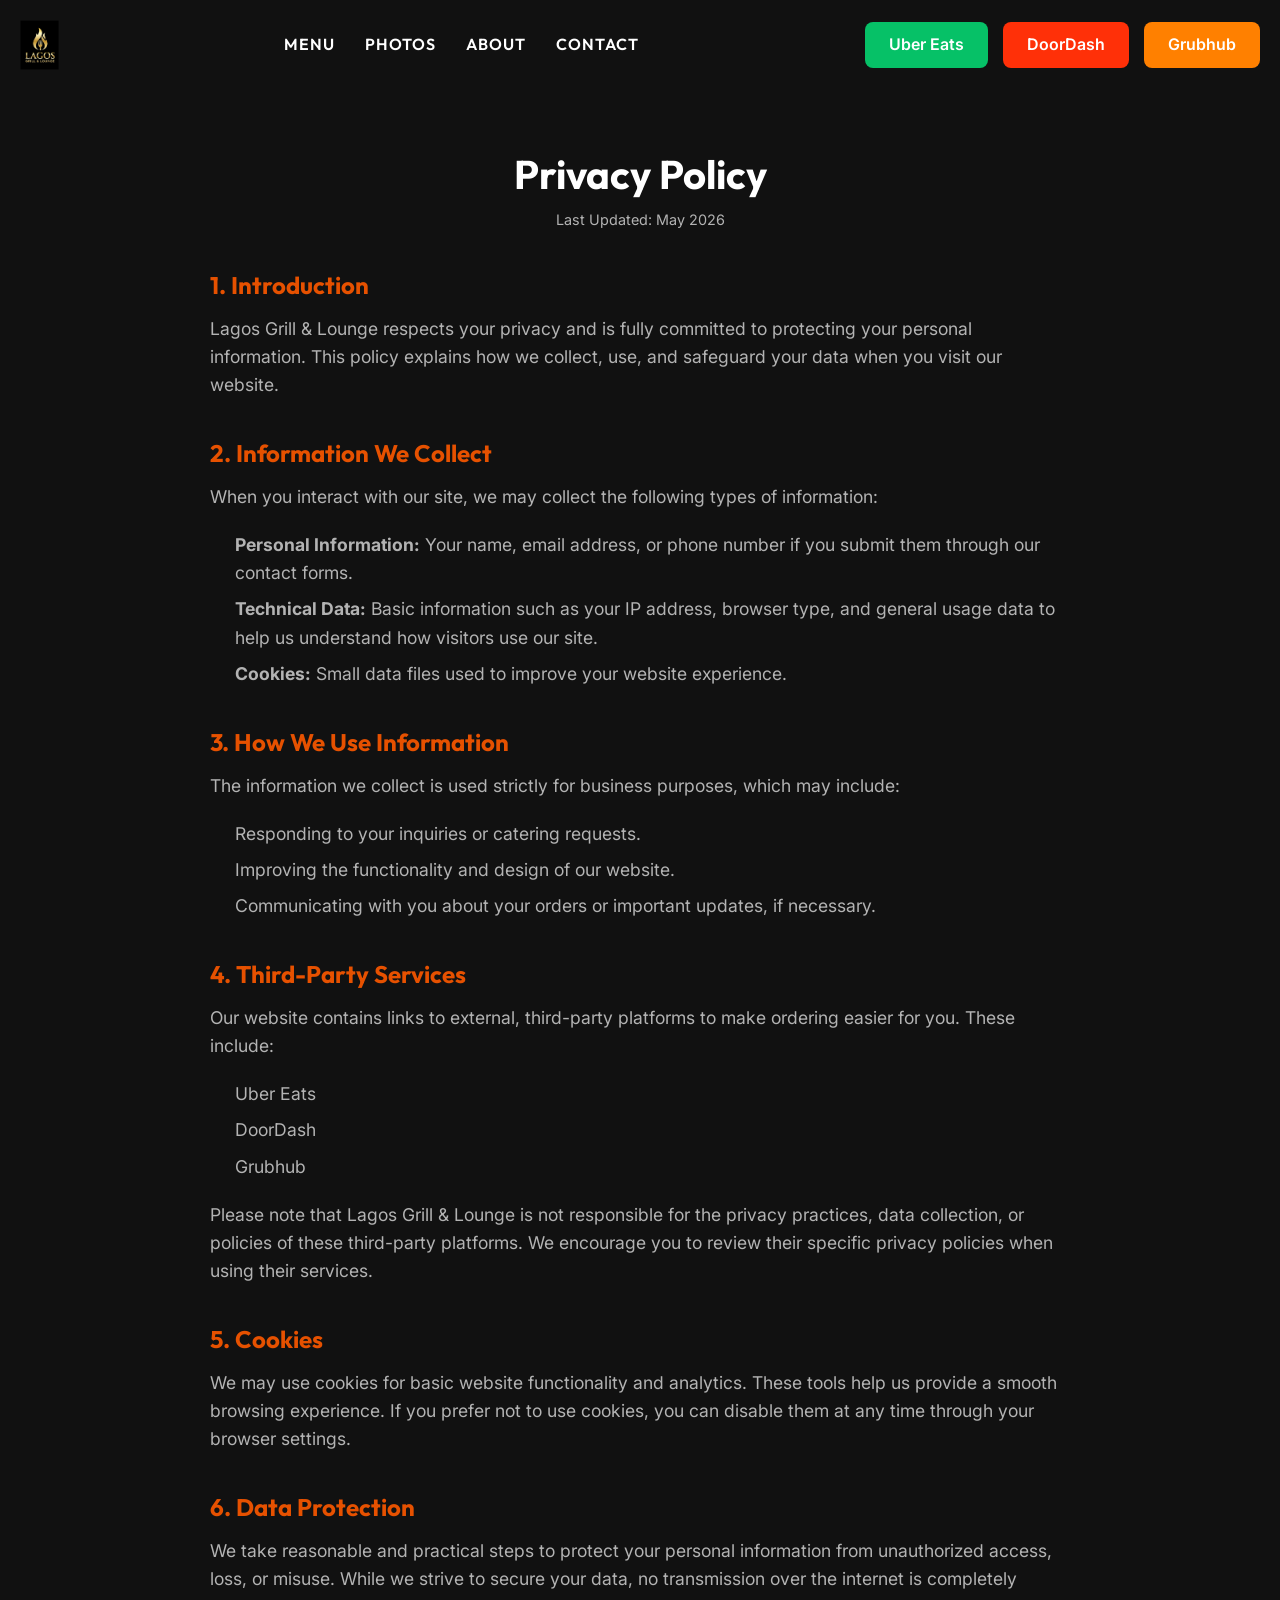
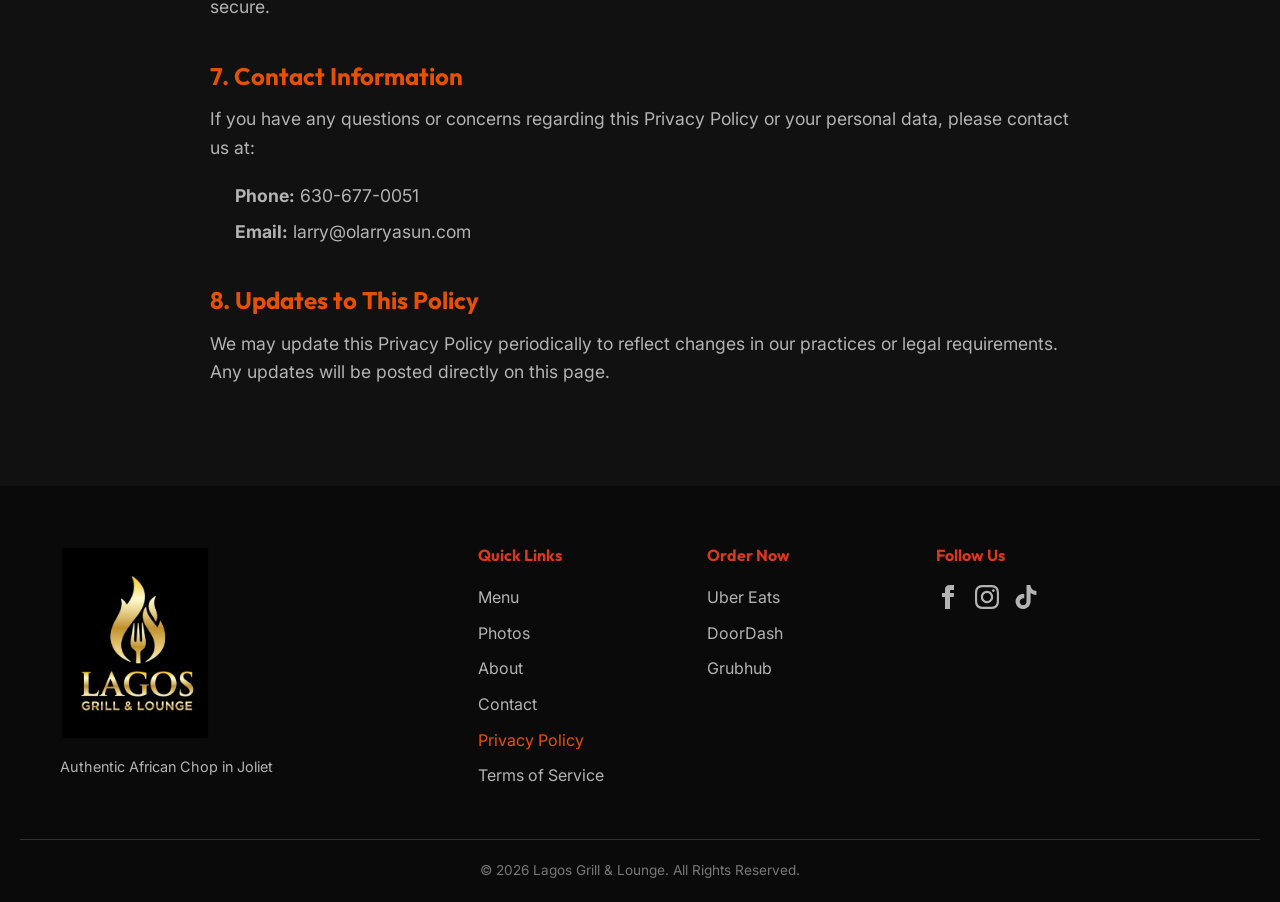
<file: privacy.html>
<!DOCTYPE html>
<html lang="en">
<head>
    <meta charset="UTF-8">
    <meta name="viewport" content="width=device-width, initial-scale=1.0">
    <title>Privacy Policy - Lagos Grill & Lounge</title>
    <meta name="description" content="Privacy Policy for Lagos Grill & Lounge in Joliet.">
    <link rel="icon" href="LagL.png" type="image/png">
    <link rel="preconnect" href="https://fonts.googleapis.com">
    <link rel="preconnect" href="https://fonts.gstatic.com" crossorigin>
    <link href="https://fonts.googleapis.com/css2?family=Outfit:wght@400;600;800&family=Inter:wght@400;500;600&display=swap" rel="stylesheet">
    <link rel="stylesheet" href="style.css">
</head>
<body>

    <!-- Sticky Header -->
    <header class="header scrolled" id="header">
        <div class="nav-container">
            <a href="index.html" class="logo-link">
                <img src="LagL.png" alt="Lagos Grill & Lounge Logo" class="nav-logo">
            </a>
            <nav class="nav-links">
                <a href="index.html#menu">Menu</a>
                <a href="photos.html">Photos</a>
                <a href="index.html#about">About</a>
                <a href="index.html#contact">Contact</a>
            </nav>
            <div class="nav-actions">
                <a href="https://www.ubereats.com/store/olarry-asun-spot/aKDC5poXXHGEMWkK_634oA" target="_blank" rel="noopener noreferrer" class="btn btn-uber">Uber Eats</a>
                <a href="https://www.doordash.com/store/lagos-grill-and-lounge-joliet-39114501/91752149/?event_type=autocomplete&pickup=false" target="_blank" rel="noopener noreferrer" class="btn btn-doordash">DoorDash</a>
                <a href="https://www.grubhub.com/restaurant/lagos-grill-and-lounge-3109-theodore-st-joliet/13820384" target="_blank" rel="noopener noreferrer" class="btn btn-grubhub">Grubhub</a>
            </div>
            <!-- Mobile Menu Toggle -->
            <button class="mobile-menu-btn" id="mobileMenuBtn" aria-label="Toggle Menu">
                <span></span>
                <span></span>
                <span></span>
            </button>
        </div>
        <!-- Mobile Nav overlay -->
        <div class="mobile-nav" id="mobileNav">
            <a href="index.html#menu" class="mobile-link">Menu</a>
            <a href="photos.html" class="mobile-link">Photos</a>
            <a href="index.html#about" class="mobile-link">About</a>
            <a href="index.html#contact" class="mobile-link">Contact</a>
            <div class="mobile-actions">
                <a href="https://www.ubereats.com/store/olarry-asun-spot/aKDC5poXXHGEMWkK_634oA" target="_blank" rel="noopener noreferrer" class="btn btn-uber">Uber Eats</a>
                <a href="https://www.doordash.com/store/lagos-grill-and-lounge-joliet-39114501/91752149/?event_type=autocomplete&pickup=false" target="_blank" rel="noopener noreferrer" class="btn btn-doordash">DoorDash</a>
                <a href="https://www.grubhub.com/restaurant/lagos-grill-and-lounge-3109-theodore-st-joliet/13820384" target="_blank" rel="noopener noreferrer" class="btn btn-grubhub">Grubhub</a>
                <a href="tel:+16306770051" class="btn btn-primary">Call Now</a>
            </div>
        </div>
    </header>

    <section class="legal-section slide-up">
        <h1>Privacy Policy</h1>
        <div class="last-updated">Last Updated: May 2026</div>

        <h2>1. Introduction</h2>
        <p>Lagos Grill & Lounge respects your privacy and is fully committed to protecting your personal information. This policy explains how we collect, use, and safeguard your data when you visit our website.</p>

        <h2>2. Information We Collect</h2>
        <p>When you interact with our site, we may collect the following types of information:</p>
        <ul>
            <li><strong>Personal Information:</strong> Your name, email address, or phone number if you submit them through our contact forms.</li>
            <li><strong>Technical Data:</strong> Basic information such as your IP address, browser type, and general usage data to help us understand how visitors use our site.</li>
            <li><strong>Cookies:</strong> Small data files used to improve your website experience.</li>
        </ul>

        <h2>3. How We Use Information</h2>
        <p>The information we collect is used strictly for business purposes, which may include:</p>
        <ul>
            <li>Responding to your inquiries or catering requests.</li>
            <li>Improving the functionality and design of our website.</li>
            <li>Communicating with you about your orders or important updates, if necessary.</li>
        </ul>

        <h2>4. Third-Party Services</h2>
        <p>Our website contains links to external, third-party platforms to make ordering easier for you. These include:</p>
        <ul>
            <li>Uber Eats</li>
            <li>DoorDash</li>
            <li>Grubhub</li>
        </ul>
        <p>Please note that Lagos Grill & Lounge is not responsible for the privacy practices, data collection, or policies of these third-party platforms. We encourage you to review their specific privacy policies when using their services.</p>

        <h2>5. Cookies</h2>
        <p>We may use cookies for basic website functionality and analytics. These tools help us provide a smooth browsing experience. If you prefer not to use cookies, you can disable them at any time through your browser settings.</p>

        <h2>6. Data Protection</h2>
        <p>We take reasonable and practical steps to protect your personal information from unauthorized access, loss, or misuse. While we strive to secure your data, no transmission over the internet is completely secure.</p>

        <h2>7. Contact Information</h2>
        <p>If you have any questions or concerns regarding this Privacy Policy or your personal data, please contact us at:</p>
        <ul>
            <li><strong>Phone:</strong> 630-677-0051</li>
            <li><strong>Email:</strong> larry@olarryasun.com</li>
        </ul>

        <h2>8. Updates to This Policy</h2>
        <p>We may update this Privacy Policy periodically to reflect changes in our practices or legal requirements. Any updates will be posted directly on this page.</p>
    </section>

    <!-- Footer -->
    <footer class="footer">
        <div class="container footer-content">
            <div class="footer-brand">
                <img src="LagL.png" alt="Lagos Grill & Lounge Logo" class="footer-logo">
                <p>Authentic African Chop in Joliet</p>
            </div>
            <div class="footer-links">
                <h4>Quick Links</h4>
                <a href="index.html#menu">Menu</a>
                <a href="photos.html">Photos</a>
                <a href="index.html#about">About</a>
                <a href="index.html#contact">Contact</a>
                <a href="privacy.html" style="color: var(--accent-orange);">Privacy Policy</a>
                <a href="terms.html">Terms of Service</a>
            </div>
            <div class="footer-order">
                <h4>Order Now</h4>
                <a href="https://www.ubereats.com/store/olarry-asun-spot/aKDC5poXXHGEMWkK_634oA" target="_blank" rel="noopener noreferrer">Uber Eats</a>
                <a href="https://www.doordash.com/store/lagos-grill-and-lounge-joliet-39114501/91752149/?event_type=autocomplete&pickup=false" target="_blank" rel="noopener noreferrer">DoorDash</a>
                <a href="https://www.grubhub.com/restaurant/lagos-grill-and-lounge-3109-theodore-st-joliet/13820384" target="_blank" rel="noopener noreferrer">Grubhub</a>
            </div>
            <div class="footer-social">
                <h4>Follow Us</h4>
                <div class="social-icons">
                    <a href="https://www.facebook.com/people/Olarry-asun-spot/61580330109246/" target="_blank" rel="noopener noreferrer" aria-label="Facebook">
                        <svg xmlns="http://www.w3.org/2000/svg" width="24" height="24" viewBox="0 0 24 24" fill="currentColor"><path d="M9 8h-3v4h3v12h5v-12h3.642l.358-4h-4v-1.667c0-.955.192-1.333 1.115-1.333h2.885v-5h-3.808c-3.596 0-5.192 1.583-5.192 4.615v3.385z"/></svg>
                    </a>
                    <a href="https://www.instagram.com/olarryasunspot?utm_source=qr" target="_blank" rel="noopener noreferrer" aria-label="Instagram">
                        <svg xmlns="http://www.w3.org/2000/svg" width="24" height="24" viewBox="0 0 24 24" fill="currentColor"><path d="M12 2.163c3.204 0 3.584.012 4.85.07 3.252.148 4.771 1.691 4.919 4.919.058 1.265.069 1.645.069 4.849 0 3.205-.012 3.584-.069 4.849-.149 3.225-1.664 4.771-4.919 4.919-1.266.058-1.644.07-4.85.07-3.204 0-3.584-.012-4.849-.07-3.26-.149-4.771-1.699-4.919-4.92-.058-1.265-.07-1.644-.07-4.849 0-3.204.013-3.583.07-4.849.149-3.227 1.664-4.771 4.919-4.919 1.266-.057 1.645-.069 4.849-.069zm0-2.163c-3.259 0-3.667.014-4.947.072-4.358.2-6.78 2.618-6.98 6.98-.059 1.281-.073 1.689-.073 4.948 0 3.259.014 3.668.072 4.948.2 4.358 2.618 6.78 6.98 6.98 1.281.058 1.689.072 4.948.072 3.259 0 3.668-.014 4.948-.072 4.354-.2 6.782-2.618 6.979-6.98.059-1.28.073-1.689.073-4.948 0-3.259-.014-3.667-.072-4.947-.196-4.354-2.617-6.78-6.979-6.98-1.281-.059-1.69-.073-4.949-.073zm0 5.838c-3.403 0-6.162 2.759-6.162 6.162s2.759 6.163 6.162 6.163 6.162-2.759 6.162-6.163c0-3.403-2.759-6.162-6.162-6.162zm0 10.162c-2.209 0-4-1.79-4-4 0-2.209 1.791-4 4-4s4 1.791 4 4c0 2.21-1.791 4-4 4zm6.406-11.845c-.796 0-1.441.645-1.441 1.44s.645 1.44 1.441 1.44c.795 0 1.439-.645 1.439-1.44s-.644-1.44-1.439-1.44z"/></svg>
                    </a>
                    <a href="https://www.tiktok.com/@olarryasunspot?_t=ZT-8tNJOQDQPZG&_r=1" target="_blank" rel="noopener noreferrer" aria-label="TikTok">
                        <svg xmlns="http://www.w3.org/2000/svg" width="24" height="24" viewBox="0 0 24 24" fill="currentColor"><path d="M12.525.02c1.31-.02 2.61-.01 3.91-.02.08 1.53.63 3.09 1.75 4.17 1.12 1.11 2.7 1.62 4.24 1.79v4.03c-1.44-.05-2.89-.35-4.2-.97-.57-.26-1.1-.59-1.62-.93-.01 2.92.01 5.84-.02 8.75-.08 1.4-.54 2.79-1.35 3.94-1.31 1.92-3.58 3.17-5.91 3.21-1.43.08-2.86-.31-4.08-1.03-2.02-1.19-3.44-3.37-3.65-5.71-.02-.5-.03-1-.01-1.49.18-1.9 1.12-3.72 2.58-4.96 1.66-1.44 3.98-2.13 6.15-1.72.02 1.48-.04 2.96-.04 4.44-.99-.32-2.15-.23-3.02.37-.63.41-1.11 1.04-1.36 1.75-.21.51-.15 1.07-.14 1.61.24 1.64 1.82 3.02 3.5 2.87 1.12-.01 2.19-.66 2.77-1.61.19-.33.4-.67.41-1.06.1-1.79.06-3.57.07-5.36.01-4.03-.01-8.05.02-12.07z"/></svg>
                    </a>
                </div>
            </div>
        </div>
        <div class="footer-bottom">
            <p>&copy; 2026 Lagos Grill & Lounge. All Rights Reserved.</p>
        </div>
    </footer>

    <script src="script.js"></script>
</body>
</html>
</file>
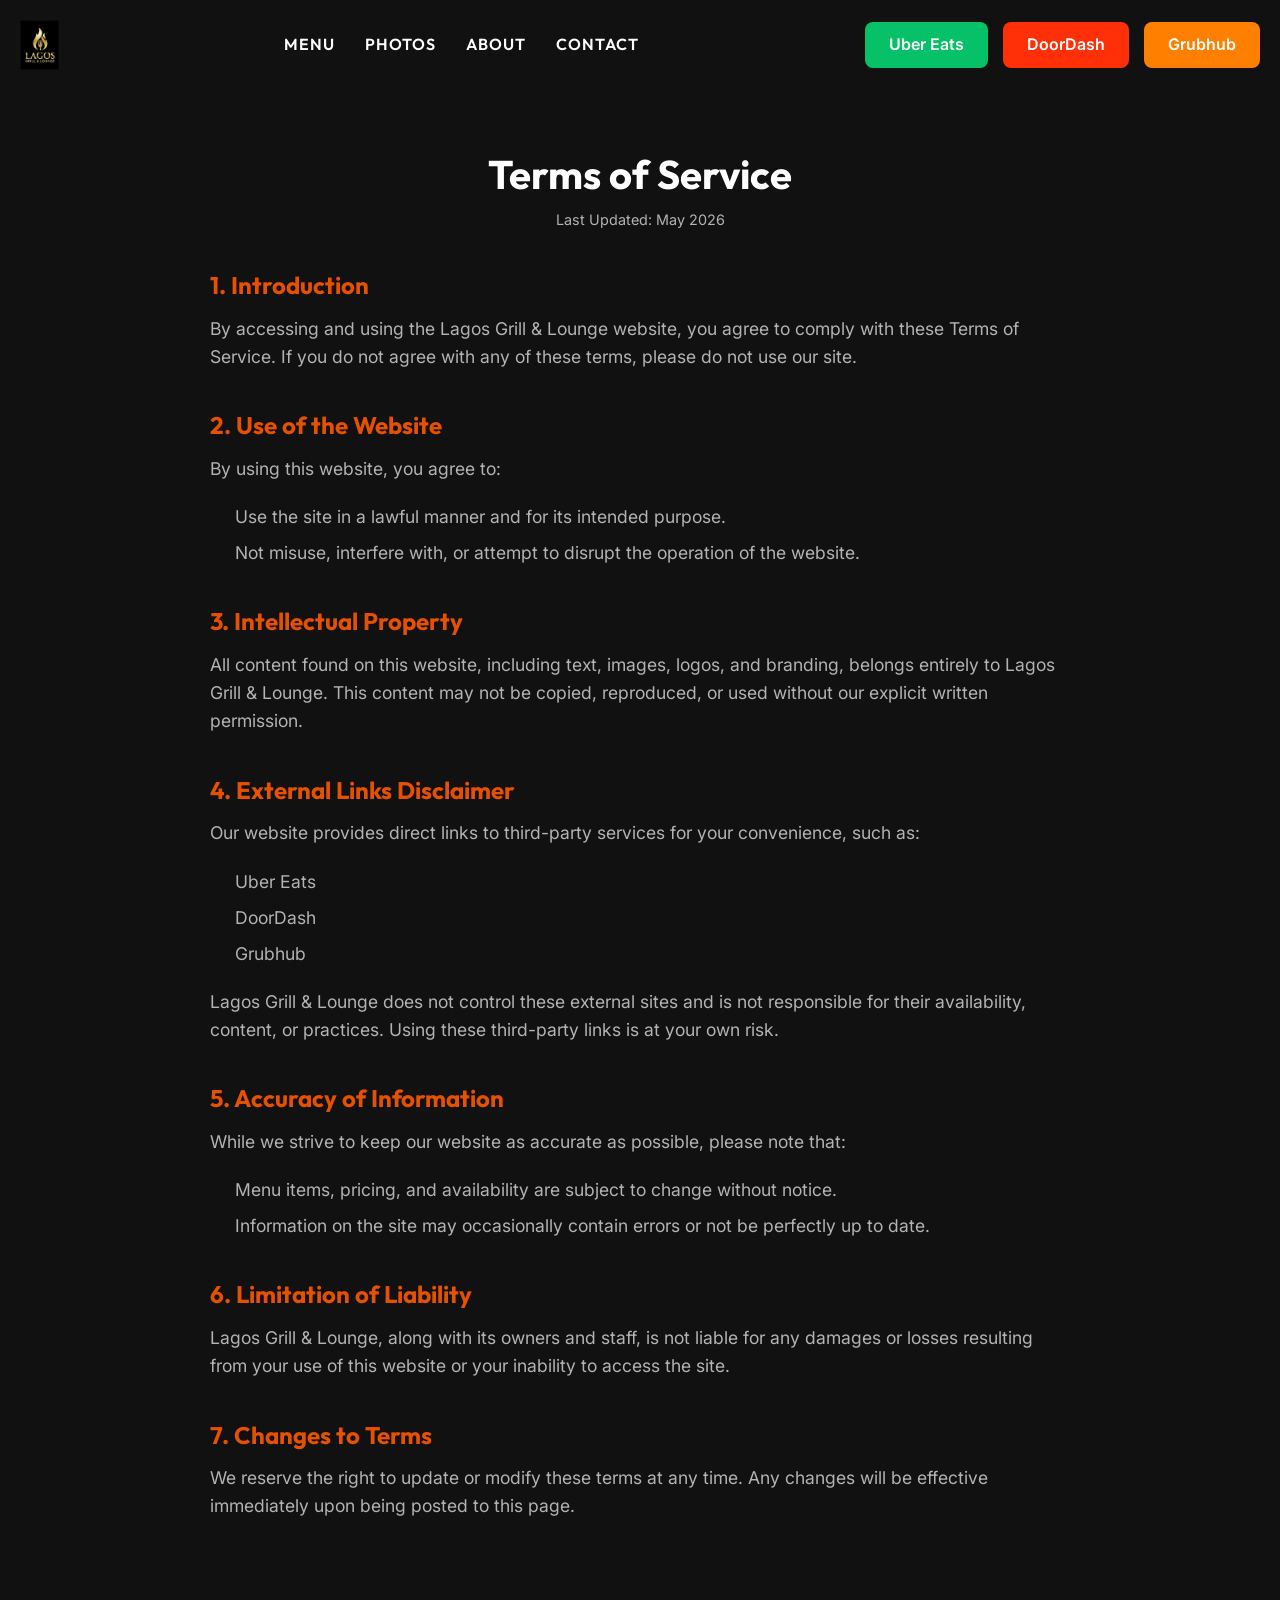
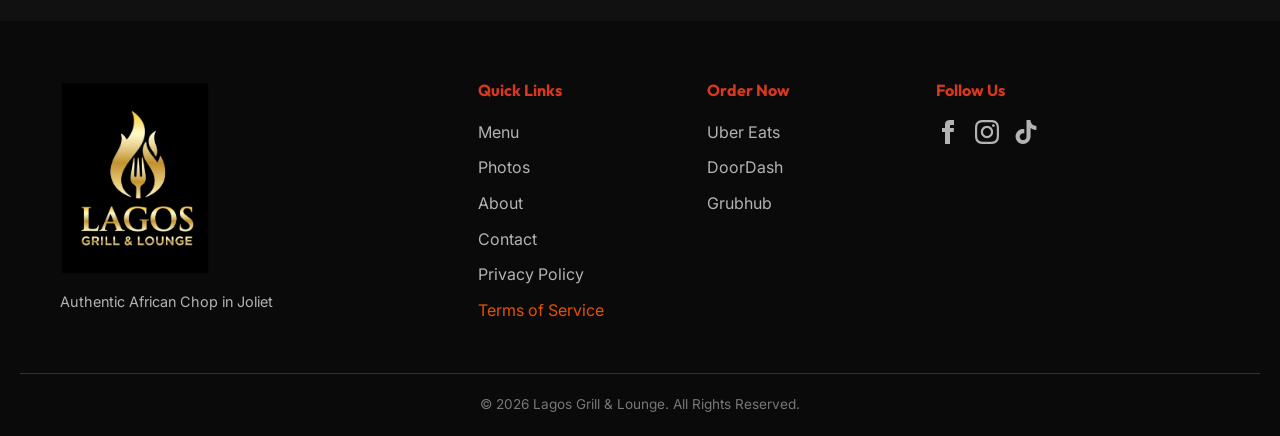
<file: terms.html>
<!DOCTYPE html>
<html lang="en">
<head>
    <meta charset="UTF-8">
    <meta name="viewport" content="width=device-width, initial-scale=1.0">
    <title>Terms of Service - Lagos Grill & Lounge</title>
    <meta name="description" content="Terms of Service for Lagos Grill & Lounge in Joliet.">
    <link rel="icon" href="LagL.png" type="image/png">
    <link rel="preconnect" href="https://fonts.googleapis.com">
    <link rel="preconnect" href="https://fonts.gstatic.com" crossorigin>
    <link href="https://fonts.googleapis.com/css2?family=Outfit:wght@400;600;800&family=Inter:wght@400;500;600&display=swap" rel="stylesheet">
    <link rel="stylesheet" href="style.css">
</head>
<body>

    <!-- Sticky Header -->
    <header class="header scrolled" id="header">
        <div class="nav-container">
            <a href="index.html" class="logo-link">
                <img src="LagL.png" alt="Lagos Grill & Lounge Logo" class="nav-logo">
            </a>
            <nav class="nav-links">
                <a href="index.html#menu">Menu</a>
                <a href="photos.html">Photos</a>
                <a href="index.html#about">About</a>
                <a href="index.html#contact">Contact</a>
            </nav>
            <div class="nav-actions">
                <a href="https://www.ubereats.com/store/olarry-asun-spot/aKDC5poXXHGEMWkK_634oA" target="_blank" rel="noopener noreferrer" class="btn btn-uber">Uber Eats</a>
                <a href="https://www.doordash.com/store/lagos-grill-and-lounge-joliet-39114501/91752149/?event_type=autocomplete&pickup=false" target="_blank" rel="noopener noreferrer" class="btn btn-doordash">DoorDash</a>
                <a href="https://www.grubhub.com/restaurant/lagos-grill-and-lounge-3109-theodore-st-joliet/13820384" target="_blank" rel="noopener noreferrer" class="btn btn-grubhub">Grubhub</a>
            </div>
            <!-- Mobile Menu Toggle -->
            <button class="mobile-menu-btn" id="mobileMenuBtn" aria-label="Toggle Menu">
                <span></span>
                <span></span>
                <span></span>
            </button>
        </div>
        <!-- Mobile Nav overlay -->
        <div class="mobile-nav" id="mobileNav">
            <a href="index.html#menu" class="mobile-link">Menu</a>
            <a href="photos.html" class="mobile-link">Photos</a>
            <a href="index.html#about" class="mobile-link">About</a>
            <a href="index.html#contact" class="mobile-link">Contact</a>
            <div class="mobile-actions">
                <a href="https://www.ubereats.com/store/olarry-asun-spot/aKDC5poXXHGEMWkK_634oA" target="_blank" rel="noopener noreferrer" class="btn btn-uber">Uber Eats</a>
                <a href="https://www.doordash.com/store/lagos-grill-and-lounge-joliet-39114501/91752149/?event_type=autocomplete&pickup=false" target="_blank" rel="noopener noreferrer" class="btn btn-doordash">DoorDash</a>
                <a href="https://www.grubhub.com/restaurant/lagos-grill-and-lounge-3109-theodore-st-joliet/13820384" target="_blank" rel="noopener noreferrer" class="btn btn-grubhub">Grubhub</a>
                <a href="tel:+16306770051" class="btn btn-primary">Call Now</a>
            </div>
        </div>
    </header>

    <section class="legal-section slide-up">
        <h1>Terms of Service</h1>
        <div class="last-updated">Last Updated: May 2026</div>

        <h2>1. Introduction</h2>
        <p>By accessing and using the Lagos Grill & Lounge website, you agree to comply with these Terms of Service. If you do not agree with any of these terms, please do not use our site.</p>

        <h2>2. Use of the Website</h2>
        <p>By using this website, you agree to:</p>
        <ul>
            <li>Use the site in a lawful manner and for its intended purpose.</li>
            <li>Not misuse, interfere with, or attempt to disrupt the operation of the website.</li>
        </ul>

        <h2>3. Intellectual Property</h2>
        <p>All content found on this website, including text, images, logos, and branding, belongs entirely to Lagos Grill & Lounge. This content may not be copied, reproduced, or used without our explicit written permission.</p>

        <h2>4. External Links Disclaimer</h2>
        <p>Our website provides direct links to third-party services for your convenience, such as:</p>
        <ul>
            <li>Uber Eats</li>
            <li>DoorDash</li>
            <li>Grubhub</li>
        </ul>
        <p>Lagos Grill & Lounge does not control these external sites and is not responsible for their availability, content, or practices. Using these third-party links is at your own risk.</p>

        <h2>5. Accuracy of Information</h2>
        <p>While we strive to keep our website as accurate as possible, please note that:</p>
        <ul>
            <li>Menu items, pricing, and availability are subject to change without notice.</li>
            <li>Information on the site may occasionally contain errors or not be perfectly up to date.</li>
        </ul>

        <h2>6. Limitation of Liability</h2>
        <p>Lagos Grill & Lounge, along with its owners and staff, is not liable for any damages or losses resulting from your use of this website or your inability to access the site.</p>

        <h2>7. Changes to Terms</h2>
        <p>We reserve the right to update or modify these terms at any time. Any changes will be effective immediately upon being posted to this page.</p>
    </section>

    <!-- Footer -->
    <footer class="footer">
        <div class="container footer-content">
            <div class="footer-brand">
                <img src="LagL.png" alt="Lagos Grill & Lounge Logo" class="footer-logo">
                <p>Authentic African Chop in Joliet</p>
            </div>
            <div class="footer-links">
                <h4>Quick Links</h4>
                <a href="index.html#menu">Menu</a>
                <a href="photos.html">Photos</a>
                <a href="index.html#about">About</a>
                <a href="index.html#contact">Contact</a>
                <a href="privacy.html">Privacy Policy</a>
                <a href="terms.html" style="color: var(--accent-orange);">Terms of Service</a>
            </div>
            <div class="footer-order">
                <h4>Order Now</h4>
                <a href="https://www.ubereats.com/store/olarry-asun-spot/aKDC5poXXHGEMWkK_634oA" target="_blank" rel="noopener noreferrer">Uber Eats</a>
                <a href="https://www.doordash.com/store/lagos-grill-and-lounge-joliet-39114501/91752149/?event_type=autocomplete&pickup=false" target="_blank" rel="noopener noreferrer">DoorDash</a>
                <a href="https://www.grubhub.com/restaurant/lagos-grill-and-lounge-3109-theodore-st-joliet/13820384" target="_blank" rel="noopener noreferrer">Grubhub</a>
            </div>
            <div class="footer-social">
                <h4>Follow Us</h4>
                <div class="social-icons">
                    <a href="https://www.facebook.com/people/Olarry-asun-spot/61580330109246/" target="_blank" rel="noopener noreferrer" aria-label="Facebook">
                        <svg xmlns="http://www.w3.org/2000/svg" width="24" height="24" viewBox="0 0 24 24" fill="currentColor"><path d="M9 8h-3v4h3v12h5v-12h3.642l.358-4h-4v-1.667c0-.955.192-1.333 1.115-1.333h2.885v-5h-3.808c-3.596 0-5.192 1.583-5.192 4.615v3.385z"/></svg>
                    </a>
                    <a href="https://www.instagram.com/olarryasunspot?utm_source=qr" target="_blank" rel="noopener noreferrer" aria-label="Instagram">
                        <svg xmlns="http://www.w3.org/2000/svg" width="24" height="24" viewBox="0 0 24 24" fill="currentColor"><path d="M12 2.163c3.204 0 3.584.012 4.85.07 3.252.148 4.771 1.691 4.919 4.919.058 1.265.069 1.645.069 4.849 0 3.205-.012 3.584-.069 4.849-.149 3.225-1.664 4.771-4.919 4.919-1.266.058-1.644.07-4.85.07-3.204 0-3.584-.012-4.849-.07-3.26-.149-4.771-1.699-4.919-4.92-.058-1.265-.07-1.644-.07-4.849 0-3.204.013-3.583.07-4.849.149-3.227 1.664-4.771 4.919-4.919 1.266-.057 1.645-.069 4.849-.069zm0-2.163c-3.259 0-3.667.014-4.947.072-4.358.2-6.78 2.618-6.98 6.98-.059 1.281-.073 1.689-.073 4.948 0 3.259.014 3.668.072 4.948.2 4.358 2.618 6.78 6.98 6.98 1.281.058 1.689.072 4.948.072 3.259 0 3.668-.014 4.948-.072 4.354-.2 6.782-2.618 6.979-6.98.059-1.28.073-1.689.073-4.948 0-3.259-.014-3.667-.072-4.947-.196-4.354-2.617-6.78-6.979-6.98-1.281-.059-1.69-.073-4.949-.073zm0 5.838c-3.403 0-6.162 2.759-6.162 6.162s2.759 6.163 6.162 6.163 6.162-2.759 6.162-6.163c0-3.403-2.759-6.162-6.162-6.162zm0 10.162c-2.209 0-4-1.79-4-4 0-2.209 1.791-4 4-4s4 1.791 4 4c0 2.21-1.791 4-4 4zm6.406-11.845c-.796 0-1.441.645-1.441 1.44s.645 1.44 1.441 1.44c.795 0 1.439-.645 1.439-1.44s-.644-1.44-1.439-1.44z"/></svg>
                    </a>
                    <a href="https://www.tiktok.com/@olarryasunspot?_t=ZT-8tNJOQDQPZG&_r=1" target="_blank" rel="noopener noreferrer" aria-label="TikTok">
                        <svg xmlns="http://www.w3.org/2000/svg" width="24" height="24" viewBox="0 0 24 24" fill="currentColor"><path d="M12.525.02c1.31-.02 2.61-.01 3.91-.02.08 1.53.63 3.09 1.75 4.17 1.12 1.11 2.7 1.62 4.24 1.79v4.03c-1.44-.05-2.89-.35-4.2-.97-.57-.26-1.1-.59-1.62-.93-.01 2.92.01 5.84-.02 8.75-.08 1.4-.54 2.79-1.35 3.94-1.31 1.92-3.58 3.17-5.91 3.21-1.43.08-2.86-.31-4.08-1.03-2.02-1.19-3.44-3.37-3.65-5.71-.02-.5-.03-1-.01-1.49.18-1.9 1.12-3.72 2.58-4.96 1.66-1.44 3.98-2.13 6.15-1.72.02 1.48-.04 2.96-.04 4.44-.99-.32-2.15-.23-3.02.37-.63.41-1.11 1.04-1.36 1.75-.21.51-.15 1.07-.14 1.61.24 1.64 1.82 3.02 3.5 2.87 1.12-.01 2.19-.66 2.77-1.61.19-.33.4-.67.41-1.06.1-1.79.06-3.57.07-5.36.01-4.03-.01-8.05.02-12.07z"/></svg>
                    </a>
                </div>
            </div>
        </div>
        <div class="footer-bottom">
            <p>&copy; 2026 Lagos Grill & Lounge. All Rights Reserved.</p>
        </div>
    </footer>

    <script src="script.js"></script>
</body>
</html>
</file>
<file: style.css>
/* =========================================
   CSS RESET & VARIABLES
   ========================================= */
:root {
    --primary-bg: #111111;
    --secondary-bg: #1a1a1a;
    --accent-red: #D9381E;
    --accent-orange: #E65100;
    --text-main: #FFFFFF;
    --text-muted: #B3B3B3;
    
    --font-heading: 'Outfit', sans-serif;
    --font-body: 'Inter', sans-serif;
    
    --transition-speed: 0.3s;
    --border-radius: 8px;
    --card-radius: 12px;
}

* {
    margin: 0;
    padding: 0;
    box-sizing: border-box;
}

html {
    scroll-behavior: smooth;
}

body {
    font-family: var(--font-body);
    background-color: var(--primary-bg);
    color: var(--text-main);
    line-height: 1.6;
    overflow-x: hidden;
}

img {
    max-width: 100%;
    height: auto;
    display: block;
}

a {
    text-decoration: none;
    color: inherit;
}

ul {
    list-style: none;
}

.container {
    max-width: 1200px;
    margin: 0 auto;
    padding: 0 20px;
}

/* =========================================
   TYPOGRAPHY
   ========================================= */
h1, h2, h3, h4, h5, h6 {
    font-family: var(--font-heading);
    font-weight: 700;
    line-height: 1.2;
}

h2 {
    font-size: 2.5rem;
    margin-bottom: 1rem;
}

h3 {
    font-size: 1.5rem;
    margin-bottom: 0.5rem;
}

/* =========================================
   BUTTONS
   ========================================= */
.btn {
    display: inline-flex;
    align-items: center;
    justify-content: center;
    padding: 10px 24px;
    border-radius: var(--border-radius);
    font-weight: 600;
    font-size: 1rem;
    cursor: pointer;
    transition: all var(--transition-speed) ease;
    border: none;
    text-align: center;
}

.btn-primary {
    background: linear-gradient(135deg, var(--accent-red), var(--accent-orange));
    color: white;
    box-shadow: 0 4px 15px rgba(217, 56, 30, 0.3);
}

.btn-primary:hover {
    transform: translateY(-2px);
    box-shadow: 0 6px 20px rgba(217, 56, 30, 0.5);
}

.btn-uber {
    background-color: #06C167; /* Uber Eats Green */
    color: white;
}

.btn-uber:hover {
    background-color: #05A355;
    transform: translateY(-2px);
}

.btn-doordash {
    background-color: #FF3008; /* DoorDash Red */
    color: white;
}

.btn-doordash:hover {
    background-color: #E02806;
    transform: translateY(-2px);
}

.btn-grubhub {
    background-color: #FF8000;
    color: white;
}

.btn-grubhub:hover {
    background-color: #E67300;
    transform: translateY(-2px);
}

.btn-large {
    padding: 14px 32px;
    font-size: 1.1rem;
}

.btn-xl {
    padding: 16px 40px;
    font-size: 1.2rem;
    border-radius: 30px;
}

/* =========================================
   HEADER & NAVIGATION
   ========================================= */
.header {
    position: fixed;
    top: 0;
    left: 0;
    width: 100%;
    z-index: 1000;
    transition: background-color var(--transition-speed) ease, padding var(--transition-speed) ease;
    padding: 20px 0;
}

.header.scrolled {
    background-color: rgba(17, 17, 17, 0.95);
    backdrop-filter: blur(10px);
    padding: 10px 0;
    box-shadow: 0 2px 10px rgba(0, 0, 0, 0.5);
}

.nav-container {
    display: flex;
    justify-content: space-between;
    align-items: center;
    max-width: 1400px;
    margin: 0 auto;
    padding: 0 20px;
}

.nav-logo {
    height: 50px;
    transition: transform var(--transition-speed);
}

.nav-logo:hover {
    transform: scale(1.05);
}

.nav-links {
    display: none;
}

.nav-actions {
    display: none;
    gap: 15px;
}

.mobile-menu-btn {
    display: flex;
    flex-direction: column;
    justify-content: space-around;
    width: 30px;
    height: 25px;
    background: transparent;
    border: none;
    cursor: pointer;
    z-index: 1001;
}

.mobile-menu-btn span {
    width: 100%;
    height: 3px;
    background-color: var(--text-main);
    border-radius: 10px;
    transition: all 0.3s linear;
    transform-origin: 1px;
}

/* Mobile Nav Overlay */
.mobile-nav {
    position: fixed;
    top: 0;
    right: -100%;
    width: 80%;
    max-width: 400px;
    height: 100vh;
    background-color: var(--secondary-bg);
    display: flex;
    flex-direction: column;
    padding: 80px 30px 30px;
    transition: right 0.4s ease;
    box-shadow: -5px 0 15px rgba(0,0,0,0.5);
    z-index: 999;
}

.mobile-nav.open {
    right: 0;
}

.mobile-link {
    font-size: 1.5rem;
    font-family: var(--font-heading);
    margin-bottom: 20px;
    color: var(--text-main);
    transition: color 0.2s;
}

.mobile-link:hover {
    color: var(--accent-red);
}

.mobile-actions {
    margin-top: 30px;
    display: flex;
    flex-direction: column;
    gap: 15px;
}

/* Menu open styles for hamburger */
.mobile-menu-btn.open span:nth-child(1) {
    transform: rotate(45deg);
}

.mobile-menu-btn.open span:nth-child(2) {
    opacity: 0;
}

.mobile-menu-btn.open span:nth-child(3) {
    transform: rotate(-45deg);
}

/* =========================================
   HERO SECTION
   ========================================= */
.hero {
    position: relative;
    min-height: 100vh;
    display: flex;
    align-items: center;
    justify-content: center;
    text-align: center;
    padding: 120px 20px 60px;
    background-image: url('TableSpread.jpg');
    background-size: cover;
    background-position: center;
    background-attachment: fixed;
}

.hero-overlay {
    position: absolute;
    top: 0;
    left: 0;
    width: 100%;
    height: 100%;
    background: linear-gradient(to bottom, rgba(17,17,17,0.7), rgba(17,17,17,0.9));
}

.hero-content {
    position: relative;
    z-index: 10;
    max-width: 800px;
}

.hero-logo {
    max-width: 200px;
    margin: 0 auto 30px;
    filter: drop-shadow(0 4px 10px rgba(0,0,0,0.5));
}

.hero-title {
    font-size: 3rem;
    margin-bottom: 15px;
    text-transform: uppercase;
    letter-spacing: 1px;
}

.hero-subtitle {
    font-size: 1.2rem;
    color: var(--text-muted);
    margin-bottom: 15px;
}

.hero-hours {
    background-color: rgba(0, 0, 0, 0.6);
    border: 1px solid var(--accent-orange);
    color: var(--text-main);
    padding: 8px 25px;
    border-radius: 30px;
    display: inline-flex;
    align-items: center;
    gap: 10px;
    font-weight: 500;
    font-size: 1.1rem;
    margin-bottom: 15px;
    box-shadow: 0 4px 15px rgba(0, 0, 0, 0.4);
    backdrop-filter: blur(5px);
}

.hero-cta-wrapper {
    display: flex;
    flex-direction: column;
    align-items: center;
}

.pickup-text {
    font-size: 1rem;
    font-weight: 600;
    text-transform: uppercase;
    letter-spacing: 1px;
    color: var(--text-main);
    margin-bottom: 10px;
    background: rgba(217, 56, 30, 0.8);
    padding: 5px 15px;
    border-radius: 20px;
}

.hero-cta {
    display: flex;
    flex-direction: column;
    gap: 15px;
    align-items: center;
}

/* =========================================
   ORDER BANNER
   ========================================= */
.order-banner {
    background: linear-gradient(135deg, var(--secondary-bg), #2a1010);
    padding: 60px 20px;
    text-align: center;
    border-top: 2px solid var(--accent-red);
    border-bottom: 2px solid var(--accent-orange);
}

.order-banner p {
    color: var(--text-muted);
    margin-bottom: 30px;
    font-size: 1.1rem;
}

.banner-actions {
    display: flex;
    flex-direction: column;
    gap: 20px;
    justify-content: center;
    align-items: center;
}

/* =========================================
   FOOD TRUCK BANNER
   ========================================= */
.food-truck-banner {
    background: linear-gradient(135deg, var(--secondary-bg), #1a1a1a);
    padding: 60px 20px;
    text-align: center;
    border-bottom: 2px solid var(--accent-orange);
}

.truck-content {
    max-width: 800px;
    margin: 0 auto;
}

.truck-subtitle {
    color: var(--accent-orange);
    font-size: 1.2rem;
    font-weight: 600;
    margin-bottom: 20px;
    letter-spacing: 1px;
}

.truck-details {
    background-color: rgba(0, 0, 0, 0.4);
    padding: 25px 40px;
    border-radius: var(--card-radius);
    display: inline-block;
    text-align: left;
    border: 1px solid rgba(255, 255, 255, 0.1);
    margin: 20px 0;
}

.truck-schedule p {
    margin-bottom: 12px;
    color: var(--text-main);
    font-size: 1.15rem;
}

.truck-schedule p:last-child {
    margin-bottom: 0;
}

/* =========================================
   CATERING BANNER
   ========================================= */
.catering-banner {
    background: linear-gradient(135deg, #3a0a0a, var(--primary-bg));
    padding: 60px 20px;
    text-align: center;
    border-bottom: 2px solid var(--accent-red);
}

.catering-content {
    max-width: 800px;
    margin: 0 auto;
}

.catering-banner p {
    color: var(--text-muted);
    margin-bottom: 30px;
    font-size: 1.1rem;
}

.catering-btn {
    border-color: var(--accent-orange);
    color: var(--accent-orange);
}

.catering-btn:hover {
    background-color: var(--accent-orange);
    color: white;
}

/* =========================================
   SECTION UTILITIES
   ========================================= */
.section-header {
    text-align: center;
    margin-bottom: 50px;
}

.underline {
    width: 60px;
    height: 4px;
    background: linear-gradient(to right, var(--accent-red), var(--accent-orange));
    margin: 0 auto;
    border-radius: 2px;
}

.underline-left {
    width: 60px;
    height: 4px;
    background: linear-gradient(to right, var(--accent-red), var(--accent-orange));
    margin-bottom: 20px;
    border-radius: 2px;
}

/* =========================================
   FEATURED DISHES
   ========================================= */
.featured-dishes {
    padding: 80px 20px;
}

.grid-3 {
    display: grid;
    grid-template-columns: 1fr;
    gap: 30px;
}

.card {
    background-color: var(--secondary-bg);
    border-radius: var(--card-radius);
    overflow: hidden;
    transition: transform var(--transition-speed);
    box-shadow: 0 10px 30px rgba(0,0,0,0.5);
}

.card:hover {
    transform: translateY(-10px);
}

.dish-img-wrapper {
    width: 100%;
    height: 250px;
    overflow: hidden;
}

.dish-img {
    width: 100%;
    height: 100%;
    object-fit: cover;
    transition: transform 0.5s;
}

.card:hover .dish-img {
    transform: scale(1.1);
}

.dish-info {
    padding: 20px;
}

.dish-info p {
    color: var(--text-muted);
    font-size: 0.95rem;
}

/* =========================================
   MENU SECTION
   ========================================= */
.menu-section {
    padding: 80px 20px;
    background-color: var(--secondary-bg);
}

.menu-section p {
    color: var(--text-muted);
    margin-top: 15px;
}

.menu-wrapper {
    max-width: 800px;
    margin: 0 auto;
    border-radius: var(--card-radius);
    overflow: hidden;
    box-shadow: 0 15px 40px rgba(0,0,0,0.6);
}

.full-menu-img {
    width: 100%;
    height: auto;
    transition: transform var(--transition-speed);
}

.full-menu-img:hover {
    transform: scale(1.02);
}

/* =========================================
   ABOUT SECTION
   ========================================= */
.about-section {
    padding: 100px 20px;
}

.about-grid {
    display: grid;
    grid-template-columns: 1fr;
    gap: 40px;
    align-items: center;
}

.about-content p {
    color: var(--text-muted);
    margin-bottom: 20px;
    font-size: 1.1rem;
}

.about-content strong {
    color: var(--text-main);
}

/* =========================================
   LEGAL PAGES
   ========================================= */
.legal-section {
    padding: 150px 20px 80px;
    max-width: 900px;
    margin: 0 auto;
}

.legal-section h1 {
    font-size: 2.5rem;
    margin-bottom: 10px;
    color: var(--text-main);
    text-align: center;
}

.legal-section .last-updated {
    text-align: center;
    color: var(--text-muted);
    margin-bottom: 40px;
    font-size: 0.9rem;
}

.legal-section h2 {
    margin-top: 40px;
    margin-bottom: 15px;
    color: var(--accent-orange);
    font-size: 1.5rem;
}

.legal-section p, .legal-section ul {
    margin-bottom: 20px;
    color: var(--text-muted);
    font-size: 1.1rem;
    line-height: 1.6;
}

.legal-section ul {
    padding-left: 25px;
}

.legal-section li {
    margin-bottom: 8px;
}

.about-image-wrapper {
    border-radius: var(--card-radius);
    overflow: hidden;
    box-shadow: 0 15px 40px rgba(217, 56, 30, 0.2);
    position: relative;
}

.about-image-wrapper::after {
    content: '';
    position: absolute;
    top: 0;
    left: 0;
    width: 100%;
    height: 100%;
    border: 2px solid var(--accent-orange);
    border-radius: var(--card-radius);
    pointer-events: none;
    transform: scale(0.95);
    opacity: 0.5;
}

.about-img {
    width: 100%;
    height: auto;
    object-fit: cover;
}

/* =========================================
   CONTACT SECTION
   ========================================= */
.contact-section {
    padding: 80px 20px;
    background-color: var(--secondary-bg);
}

.contact-grid {
    display: grid;
    grid-template-columns: 1fr;
    gap: 30px;
    margin-bottom: 60px;
}

.contact-card {
    background-color: var(--primary-bg);
    padding: 40px 20px;
    border-radius: var(--card-radius);
    text-align: center;
    border-top: 3px solid var(--accent-red);
    transition: transform var(--transition-speed);
}

.contact-card:hover {
    transform: translateY(-5px);
}

.icon-circle {
    width: 60px;
    height: 60px;
    background-color: rgba(217, 56, 30, 0.1);
    border-radius: 50%;
    display: flex;
    align-items: center;
    justify-content: center;
    font-size: 1.5rem;
    margin: 0 auto 20px;
    color: var(--accent-orange);
}

.contact-card p {
    color: var(--text-muted);
    margin-bottom: 10px;
    font-size: 0.95rem;
}

.contact-text, .contact-link {
    font-size: 1.1rem;
    font-weight: 600;
    color: var(--text-main);
}

.contact-link:hover {
    color: var(--accent-orange);
}

/* Contact Form Styles */
.contact-form-container {
    max-width: 800px;
    margin: 0 auto;
    background-color: rgba(0, 0, 0, 0.4);
    padding: 40px;
    border-radius: var(--card-radius);
    border: 1px solid rgba(255, 255, 255, 0.05);
}

.form-title {
    text-align: center;
    margin-bottom: 30px;
    font-size: 2rem;
}

.form-row {
    display: flex;
    flex-direction: column;
    gap: 20px;
}

.form-group {
    display: flex;
    flex-direction: column;
    margin-bottom: 25px;
    flex: 1;
}

.form-group label {
    font-size: 0.9rem;
    color: var(--text-muted);
    margin-bottom: 8px;
}

.form-group input,
.form-group textarea {
    background: transparent;
    border: none;
    border-bottom: 1px solid rgba(255, 255, 255, 0.3);
    color: var(--text-main);
    font-family: var(--font-body);
    font-size: 1rem;
    padding: 8px 0;
    transition: border-color var(--transition-speed);
}

.form-group input:focus,
.form-group textarea:focus {
    outline: none;
    border-bottom-color: var(--accent-orange);
}

.form-submit-wrapper {
    text-align: right;
    margin-top: 20px;
}

.btn-outline {
    background: transparent;
    color: var(--text-main);
    border: 1px solid var(--text-main);
    border-radius: 30px;
    padding: 12px 35px;
    text-transform: uppercase;
    font-size: 0.9rem;
    letter-spacing: 1px;
}

.btn-outline:hover {
    background-color: var(--text-main);
    color: var(--primary-bg);
    transform: translateY(-2px);
}

/* Form AJAX Success State */
.contact-form-container.form-success-state {
    border: 1px solid rgba(255, 255, 255, 0.2);
    box-shadow: 0 0 20px rgba(255, 255, 255, 0.1);
    transition: all 0.5s ease;
}

.form-result {
    margin-top: 15px;
    text-align: center;
    font-weight: 400;
    font-family: var(--font-body);
    font-size: 0.95rem;
    transition: all 0.3s ease;
}

.form-result.success {
    color: var(--text-main);
}

.form-result.error {
    color: var(--accent-red);
}

.hidden {
    display: none !important;
}

/* =========================================
   FOOTER
   ========================================= */
.footer {
    background-color: #0a0a0a;
    padding: 60px 20px 20px;
}

.footer-content {
    display: grid;
    grid-template-columns: 1fr;
    gap: 40px;
    margin-bottom: 40px;
}

.footer-logo {
    max-width: 150px;
    margin-bottom: 15px;
}

.footer-brand p {
    color: var(--text-muted);
    font-size: 0.9rem;
}

.footer h4 {
    margin-bottom: 20px;
    color: var(--accent-red);
}

.footer-links a, .footer-order a {
    display: block;
    color: var(--text-muted);
    margin-bottom: 10px;
    transition: color var(--transition-speed);
}

.footer-links a:hover, .footer-order a:hover {
    color: var(--accent-orange);
}

.footer-bottom {
    text-align: center;
    padding-top: 20px;
    border-top: 1px solid #333;
    color: #777;
    font-size: 0.85rem;
}

/* =========================================
   ANIMATIONS & SCROLL EFFECTS
   ========================================= */
.fade-in {
    opacity: 0;
    animation: fadeIn 1s ease forwards;
}

.slide-up {
    opacity: 0;
    transform: translateY(30px);
    transition: opacity 0.8s ease, transform 0.8s ease;
}

.slide-up.visible {
    opacity: 1;
    transform: translateY(0);
}

@keyframes fadeIn {
    to {
        opacity: 1;
    }
}

/* =========================================
   MEDIA QUERIES (DESKTOP FIRST)
   ========================================= */
@media (min-width: 768px) {
    .hero-title {
        font-size: 4rem;
    }

    .hero-cta {
        flex-direction: row;
        justify-content: center;
    }
    
    .banner-actions {
        flex-direction: row;
    }

    .grid-3 {
        grid-template-columns: repeat(3, 1fr);
    }

    .about-grid {
        grid-template-columns: 1fr 1fr;
    }

    .contact-grid {
        grid-template-columns: repeat(3, 1fr);
    }
    
    .form-row {
        flex-direction: row;
    }
    
    .footer-content {
        grid-template-columns: 2fr 1fr 1fr 1.5fr;
    }
}

/* =========================================
   SOCIAL ICONS
   ========================================= */
.social-icons {
    display: flex;
    gap: 15px;
    margin-top: 10px;
}

.social-icons a {
    color: var(--text-muted);
    transition: color var(--transition-speed), transform var(--transition-speed);
    display: inline-flex;
}

.social-icons a:hover {
    color: var(--accent-orange);
    transform: translateY(-3px);
}

@media (min-width: 992px) {
    .mobile-menu-btn {
        display: none;
    }

    .nav-links {
        display: flex;
        gap: 30px;
    }

    .nav-links a {
        font-family: var(--font-heading);
        font-weight: 600;
        text-transform: uppercase;
        letter-spacing: 1px;
        position: relative;
    }
    
    .nav-links a::after {
        content: '';
        position: absolute;
        bottom: -5px;
        left: 0;
        width: 0;
        height: 2px;
        background: var(--accent-orange);
        transition: width 0.3s ease;
    }
    
    .nav-links a:hover::after {
        width: 100%;
    }

    .nav-actions {
        display: flex;
    }
    
    .hero-title {
        font-size: 5rem;
    }
}
</file>
